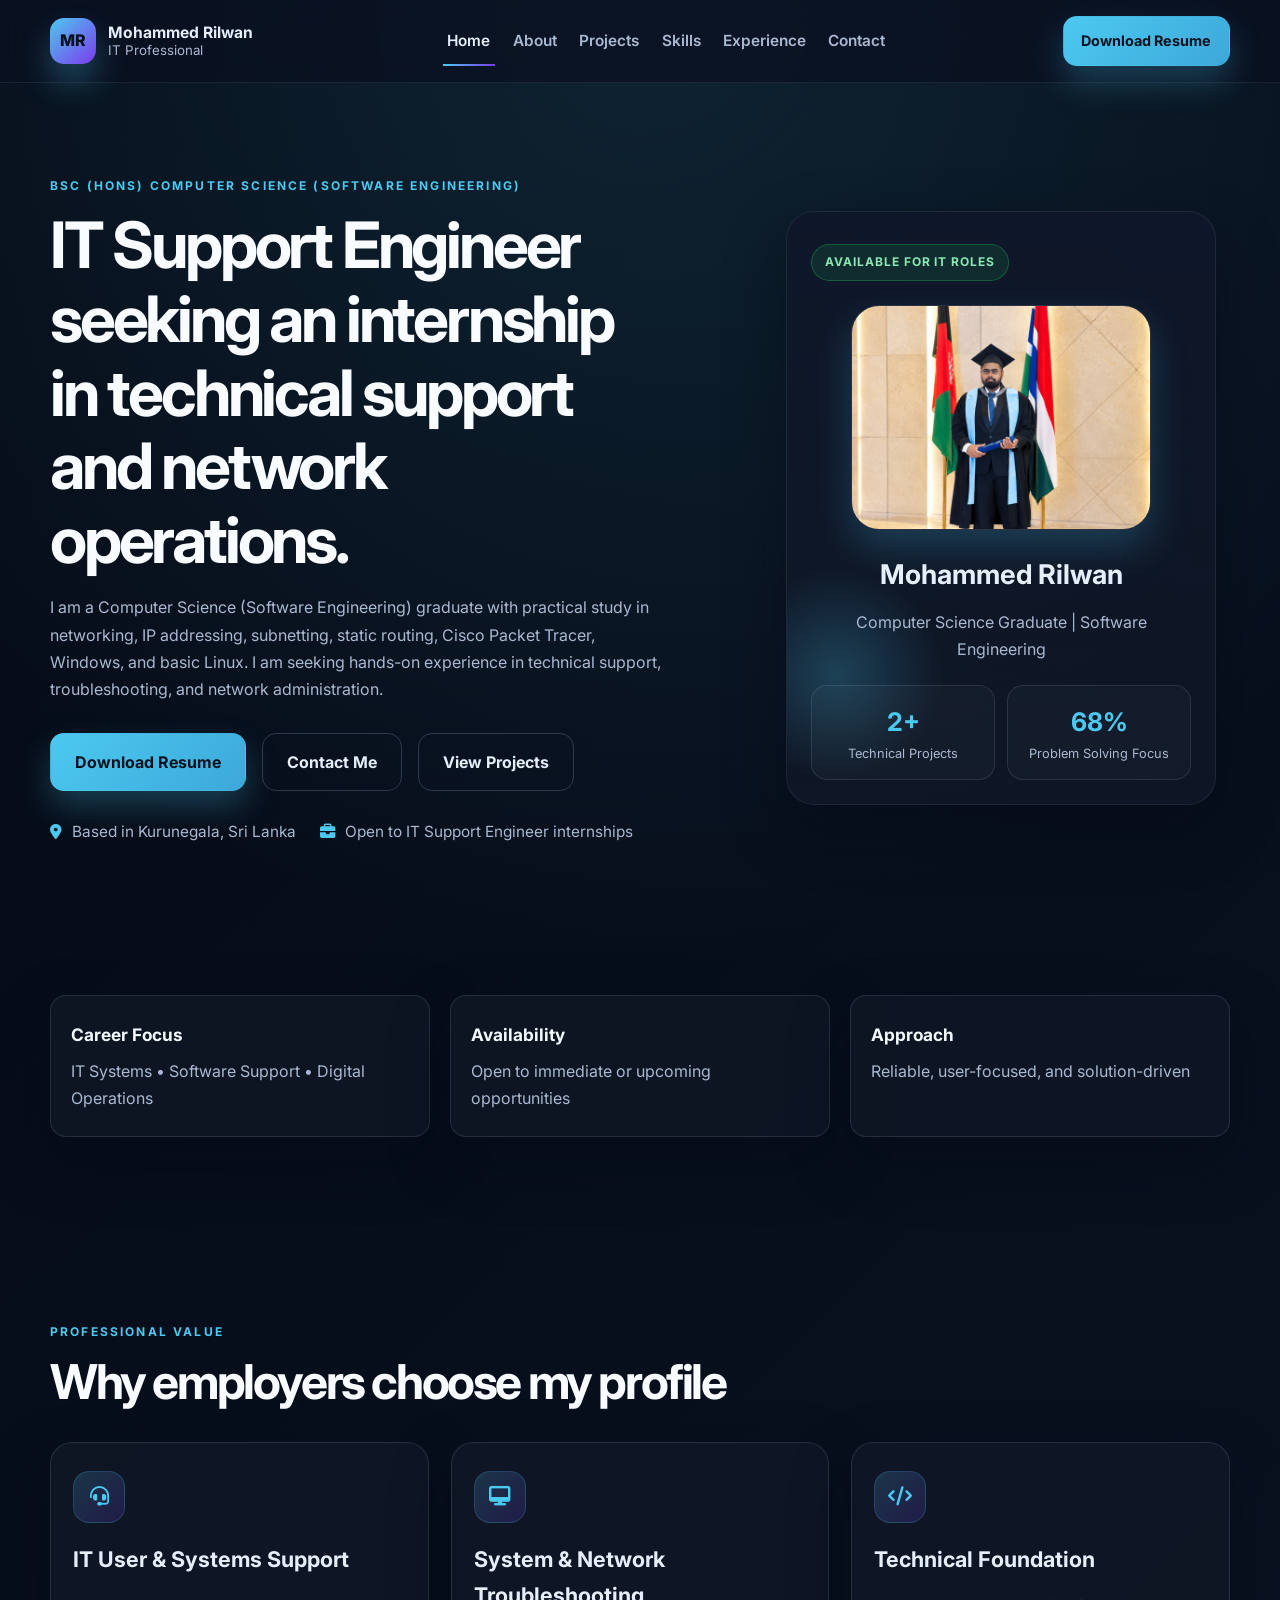
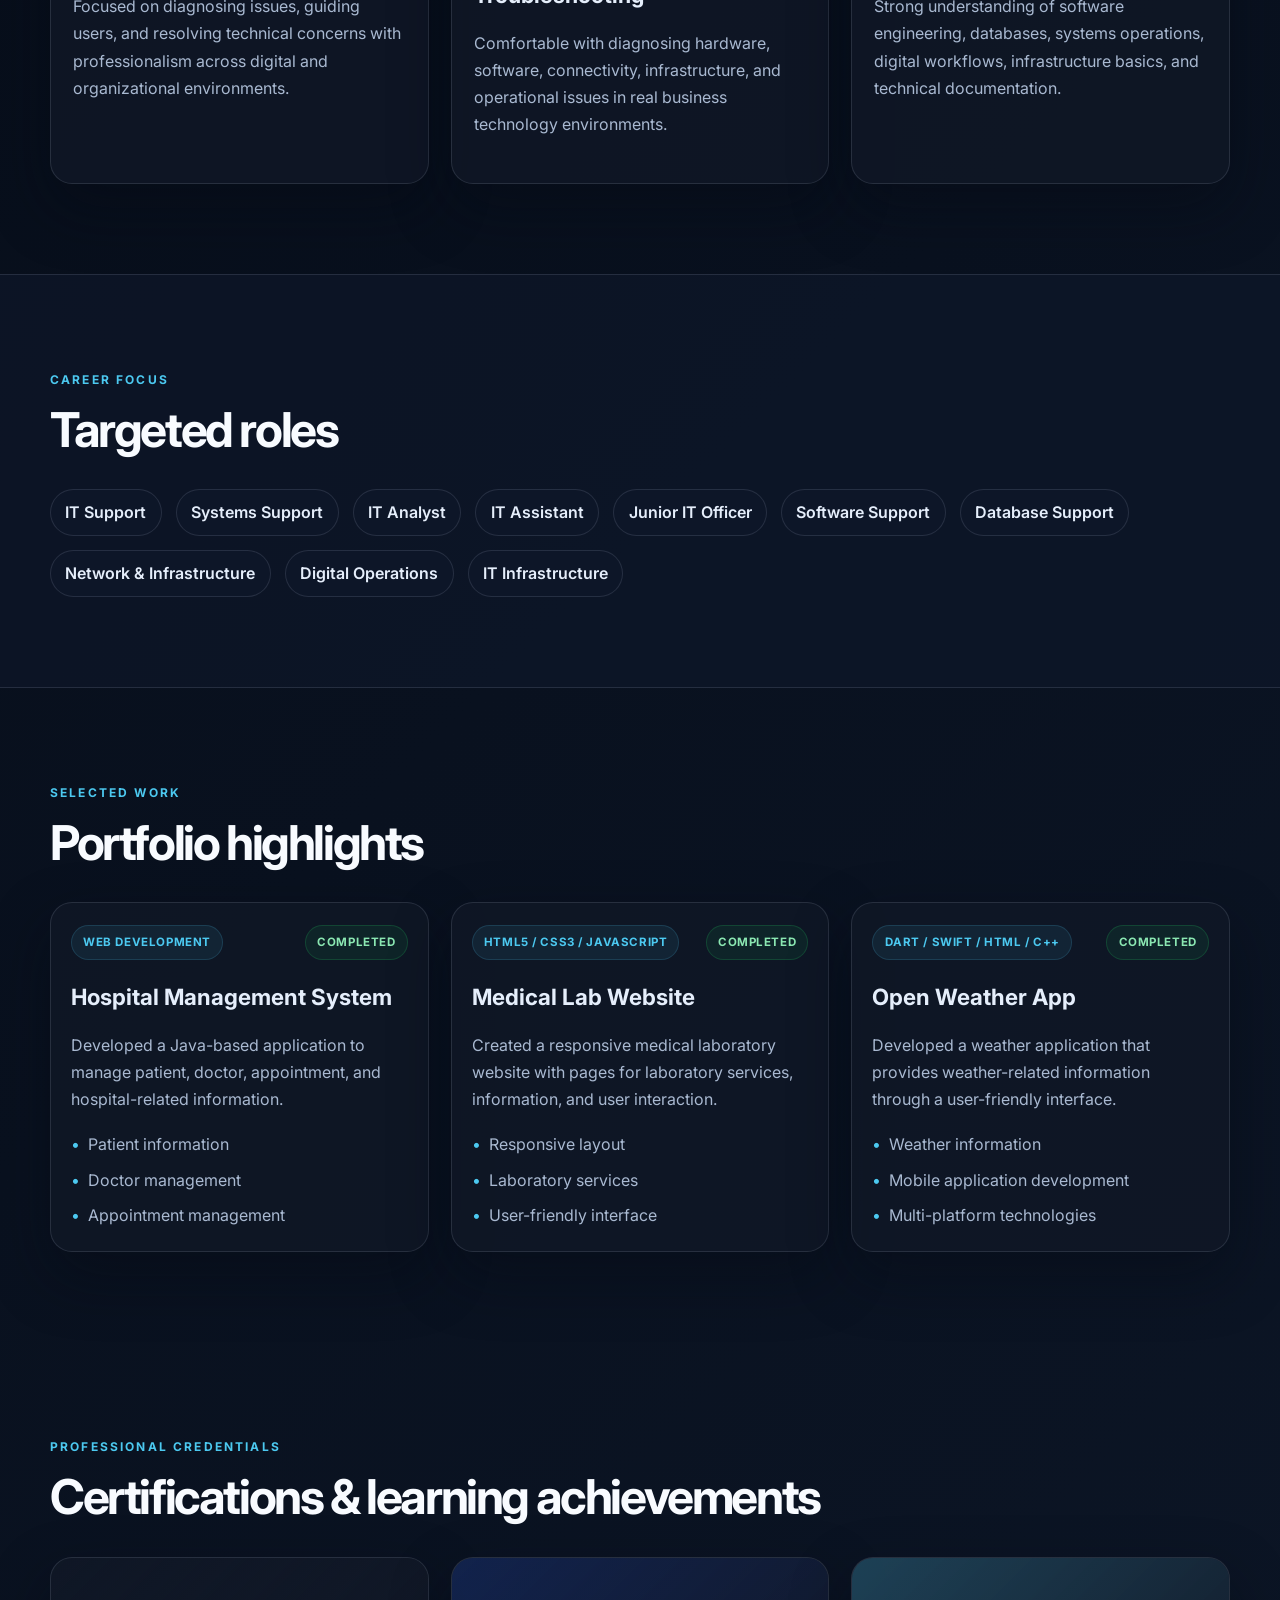
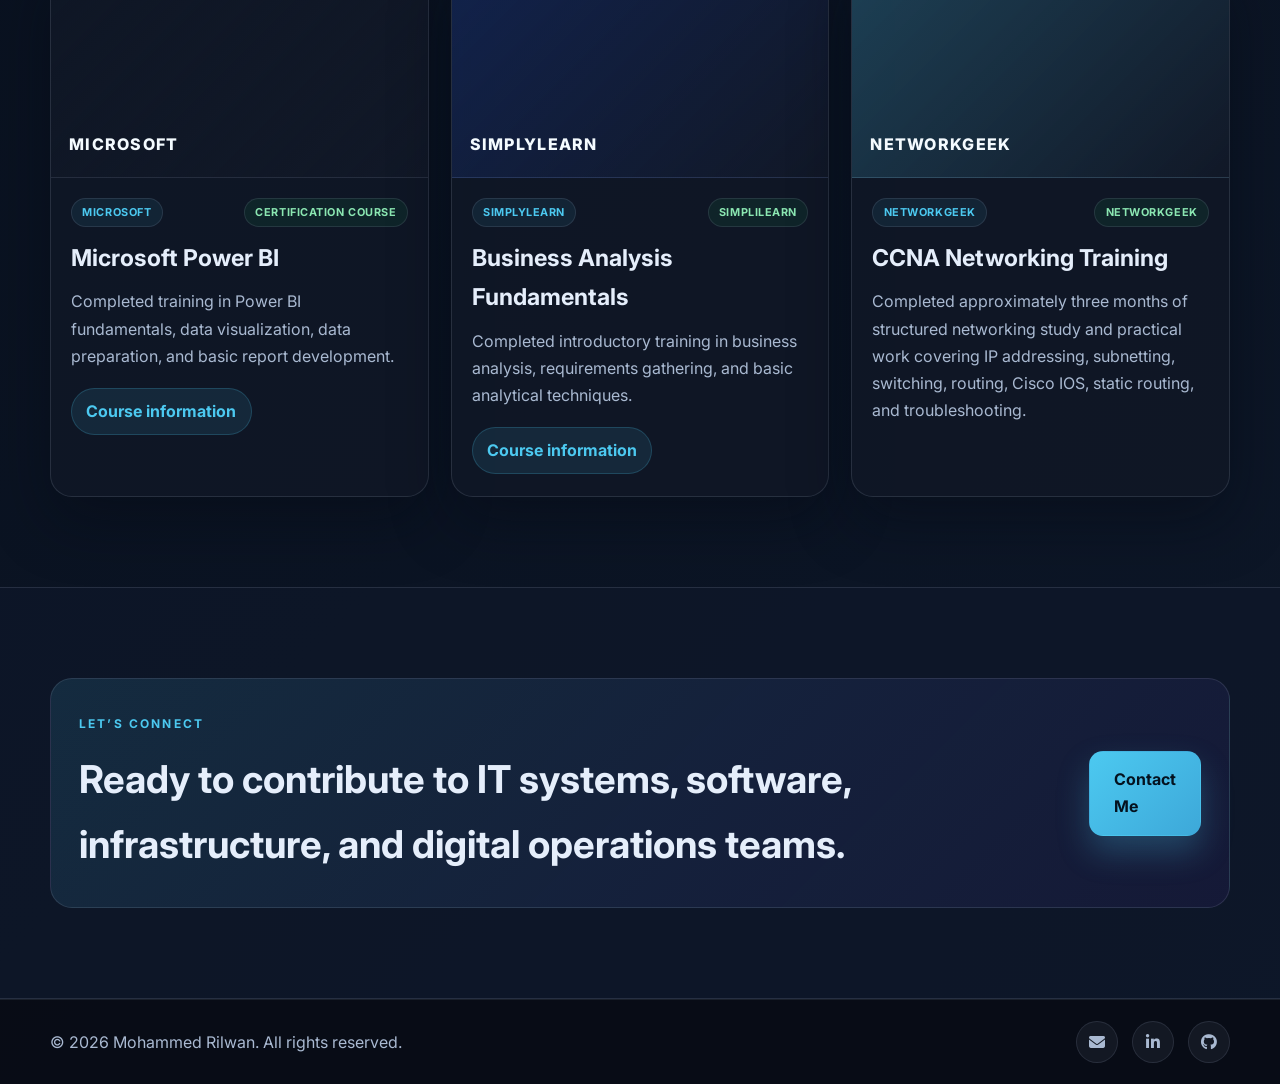
<file: index.html>
<!DOCTYPE html>
<html lang="en">
  <head>
    <meta charset="UTF-8" />
    <meta name="viewport" content="width=device-width, initial-scale=1.0" />
    <title>Mohammed Rilwan | IT Professional & Computer Science Graduate</title>
    <meta
      name="description"
      content="Mohammed Rilwan is a BSc (Hons) Computer Science graduate with a strong focus on software engineering, IT systems, networking, digital support, and modern technology operations."
    />
    <meta
      name="keywords"
      content="Mohammed Rilwan, IT Professional, Computer Science Graduate, IT Analyst, Systems Support, Software Engineering, IT Operations, Portfolio"
    />
    <link rel="preconnect" href="https://fonts.googleapis.com" />
    <link rel="preconnect" href="https://fonts.gstatic.com" crossorigin />
    <link
      href="https://fonts.googleapis.com/css2?family=Inter:wght@400;500;600;700;800;900&display=swap"
      rel="stylesheet"
    />
    <link
      rel="stylesheet"
      href="https://cdnjs.cloudflare.com/ajax/libs/font-awesome/6.5.2/css/all.min.css"
      crossorigin="anonymous"
      referrerpolicy="no-referrer"
    />
    <link rel="stylesheet" href="css/style.css" />
    <link rel="stylesheet" href="css/responsive.css" />
    <link rel="stylesheet" href="css/animations.css" />
  </head>
  <body>
    <div class="page-shell">
      <header class="site-header">
        <div class="container nav-wrap">
          <a href="index.html" class="brand" aria-label="Mohammed Rilwan home">
            <span class="brand-mark">MR</span>
            <span class="brand-text">
              <strong>Mohammed Rilwan</strong>
              <small>IT Professional</small>
            </span>
          </a>

          <button class="nav-toggle" aria-label="Open navigation" aria-expanded="false">
            <span></span>
            <span></span>
            <span></span>
          </button>

          <nav class="site-nav" aria-label="Main navigation">
            <a href="index.html" class="active">Home</a>
            <a href="about.html">About</a>
            <a href="projects.html">Projects</a>
            <a href="skills.html">Skills</a>
            <a href="experience.html">Experience</a>
            <a href="contact.html">Contact</a>
          </nav>

          <a class="btn btn-primary nav-cta" href="assets/documents/New%20Resume%20(2)%20(1).pdf" download>
            Download Resume
          </a>
        </div>
      </header>

      <main>
        <section class="hero section-padding">
          <div class="container hero-grid">
            <div class="hero-copy reveal">
              <p class="eyebrow">BSc (Hons) Computer Science (Software Engineering)</p>
              <h1>IT Support Engineer seeking an internship in technical support and network operations.</h1>
              <p class="lead">
                I am a Computer Science (Software Engineering) graduate with practical study in networking,
                IP addressing, subnetting, static routing, Cisco Packet Tracer, Windows, and basic Linux.
                I am seeking hands-on experience in technical support, troubleshooting, and network administration.
              </p>

              <div class="hero-actions">
                <a class="btn btn-primary" href="assets/documents/New%20Resume%20(2)%20(1).pdf" download>Download Resume</a>
                <a class="btn btn-secondary" href="contact.html">Contact Me</a>
                <a class="btn btn-secondary" href="projects.html">View Projects</a>
              </div>

              <ul class="hero-meta">
                <li><i class="fa-solid fa-location-dot"></i> Based in Kurunegala, Sri Lanka</li>
                <li><i class="fa-solid fa-briefcase"></i> Open to IT Support Engineer internships</li>
              </ul>
            </div>

            <div class="hero-visual reveal">
              <div class="profile-card">
                <div class="profile-glow"></div>
                <div class="profile-badge">Available for IT Roles</div>
                <div class="avatar-wrap">
                  <img src="assets/images/profile.jpeg" alt="Mohammed Rilwan portrait" class="profile-image" />
                </div>
                <div class="profile-summary">
                  <h3>Mohammed Rilwan</h3>
                  <p>Computer Science Graduate | Software Engineering </p>
                </div>
                <div class="pulse-stats">
                  <div>
                    <strong>2+</strong>
                    <span>Technical Projects</span>
                  </div>
                  <div>
                    <strong>68%</strong>
                    <span>Problem Solving Focus</span>
                  </div>
                </div>
              </div>
            </div>
          </div>
        </section>

        <section class="section-padding">
          <div class="container">
            <div class="stats-strip reveal">
              <div class="stat-card">
                <strong>Career Focus</strong>
                <span>IT Systems • Software Support • Digital Operations</span>
              </div>
              <div class="stat-card">
                <strong>Availability</strong>
                <span>Open to immediate or upcoming opportunities</span>
              </div>
              <div class="stat-card">
                <strong>Approach</strong>
                <span>Reliable, user-focused, and solution-driven</span>
              </div>
            </div>
          </div>
        </section>

        <section class="highlights section-padding">
          <div class="container">
            <div class="section-heading reveal">
              <p class="eyebrow">Professional Value</p>
              <h2>Why employers choose my profile</h2>
            </div>

            <div class="feature-grid">
              <article class="feature-card reveal">
                <div class="icon-badge"><i class="fa-solid fa-headset"></i></div>
                <h3>IT User & Systems Support</h3>
                <p>Focused on diagnosing issues, guiding users, and resolving technical concerns with professionalism across digital and organizational environments.</p>
              </article>

              <article class="feature-card reveal">
                <div class="icon-badge"><i class="fa-solid fa-desktop"></i></div>
                <h3>System & Network Troubleshooting</h3>
                <p>Comfortable with diagnosing hardware, software, connectivity, infrastructure, and operational issues in real business technology environments.</p>
              </article>

              <article class="feature-card reveal">
                <div class="icon-badge"><i class="fa-solid fa-code"></i></div>
                <h3>Technical Foundation</h3>
                <p>Strong understanding of software engineering, databases, systems operations, digital workflows, infrastructure basics, and technical documentation.</p>
              </article>
            </div>
          </div>
        </section>

        <section class="section-padding alt-bg">
          <div class="container">
            <div class="section-heading reveal">
              <p class="eyebrow">Career Focus</p>
              <h2>Targeted roles</h2>
            </div>

            <div class="pill-grid reveal">
              <span>IT Support</span>
              <span>Systems Support</span>
              <span>IT Analyst</span>
              <span>IT Assistant</span>
              <span>Junior IT Officer</span>
              <span>Software Support</span>
              <span>Database Support</span>
              <span>Network & Infrastructure</span>
              <span>Digital Operations</span>
              <span>IT Infrastructure</span>
            </div>
          </div>
        </section>

        <section class="section-padding">
          <div class="container">
            <div class="section-heading reveal">
              <p class="eyebrow">Selected Work</p>
              <h2>Portfolio highlights</h2>
            </div>

            <div class="project-grid home-projects">
              <article class="project-card reveal">
                <div class="card-top">
                  <span class="tag">Web Development</span>
                  <span class="status">Completed</span>
                </div>
                <h3>Hospital Management System</h3>
                <p>Developed a Java-based application to manage patient, doctor, appointment, and hospital-related information.</p>
                <ul>
                  <li>Patient information</li>
                  <li>Doctor management</li>
                  <li>Appointment management</li>
                </ul>
              </article>

              <article class="project-card reveal">
                <div class="card-top">
                  <span class="tag">HTML5 / CSS3 / JavaScript</span>
                  <span class="status">Completed</span>
                </div>
                <h3>Medical Lab Website</h3>
                <p>Created a responsive medical laboratory website with pages for laboratory services, information, and user interaction.</p>
                <ul>
                  <li>Responsive layout</li>
                  <li>Laboratory services</li>
                  <li>User-friendly interface</li>
                </ul>
              </article>

              <article class="project-card reveal">
                <div class="card-top">
                  <span class="tag">Dart / Swift / HTML / C++</span>
                  <span class="status">Completed</span>
                </div>
                <h3>Open Weather App</h3>
                <p>Developed a weather application that provides weather-related information through a user-friendly interface.</p>
                <ul>
                  <li>Weather information</li>
                  <li>Mobile application development</li>
                  <li>Multi-platform technologies</li>
                </ul>
              </article>
            </div>
          </div>
        </section>

        <section class="section-padding">
          <div class="container">
            <div class="section-heading reveal">
              <p class="eyebrow">Professional Credentials</p>
              <h2>Certifications & learning achievements</h2>
            </div>

            <div class="cert-grid">
              <article class="cert-card reveal">
                <div class="cert-thumb cert-powerbi">
                  <span>Microsoft</span>
                </div>
                <div class="cert-content">
                  <div class="cert-meta">
                    <span class="cert-provider">Microsoft</span>
                    <span class="cert-status">Certification Course</span>
                  </div>
                    <h3>Microsoft Power BI</h3>
                    <p>Completed training in Power BI fundamentals, data visualization, data preparation, and basic report development.</p>
                    <a href="https://learn.microsoft.com/en-us/training/courses/pl-300t00" target="_blank" rel="noreferrer" class="cert-link">Course information</a>
                </div>
              </article>

              <article class="cert-card reveal">
                <div class="cert-thumb cert-business-analysis">
                  <span>SimplyLearn</span>
                </div>
                <div class="cert-content">
                  <div class="cert-meta">
                    <span class="cert-provider">SimplyLearn</span>
                    <span class="cert-status">Simplilearn</span>
                  </div>
                  <h3>Business Analysis Fundamentals</h3>
                  <p>Completed introductory training in business analysis, requirements gathering, and basic analytical techniques.</p>
                  <a href="https://www.simplilearn.com/business-analyst-certification-training-course" target="_blank" rel="noreferrer" class="cert-link">Course information</a>
                </div>
              </article>

              <article class="cert-card reveal">
                <div class="cert-thumb cert-ccna">
                  <span>NetworkGeek</span>
                </div>
                <div class="cert-content">
                  <div class="cert-meta">
                    <span class="cert-provider">NetworkGeek</span>
                    <span class="cert-status">NetworkGeek</span>
                  </div>
                  <h3>CCNA Networking Training</h3>
                  <p>Completed approximately three months of structured networking study and practical work covering IP addressing, subnetting, switching, routing, Cisco IOS, static routing, and troubleshooting.</p>
                </div>
              </article>
            </div>
          </div>
        </section>

        <section class="section-padding alt-bg">
          <div class="container cta-banner reveal">
            <div>
              <p class="eyebrow">Let’s connect</p>
              <h2>Ready to contribute to IT systems, software, infrastructure, and digital operations teams.</h2>
            </div>
            <a href="contact.html" class="btn btn-primary">Contact Me</a>
          </div>
        </section>
      </main>

      <footer class="site-footer">
        <div class="container footer-wrap">
          <p>© <span id="year"></span> Mohammed Rilwan. All rights reserved.</p>
          <div class="social-links">
            <a href="mailto:rilwanahamed873@gmail.com" aria-label="Email"><i class="fa-solid fa-envelope"></i></a>
            <a href="https://www.linkedin.com/in/mohamed-rilwan-5bb47534a" target="_blank" rel="noreferrer" aria-label="LinkedIn"><i class="fa-brands fa-linkedin-in"></i></a>
            <a href="https://github.com/rilwan000/rilwan000" target="_blank" rel="noreferrer" aria-label="GitHub"><i class="fa-brands fa-github"></i></a>
          </div>
        </div>
      </footer>
    </div>

    <script src="js/main.js"></script>
    <script src="js/navigation.js"></script>
    <script src="js/animations.js"></script>
  </body>
</html>
</file>
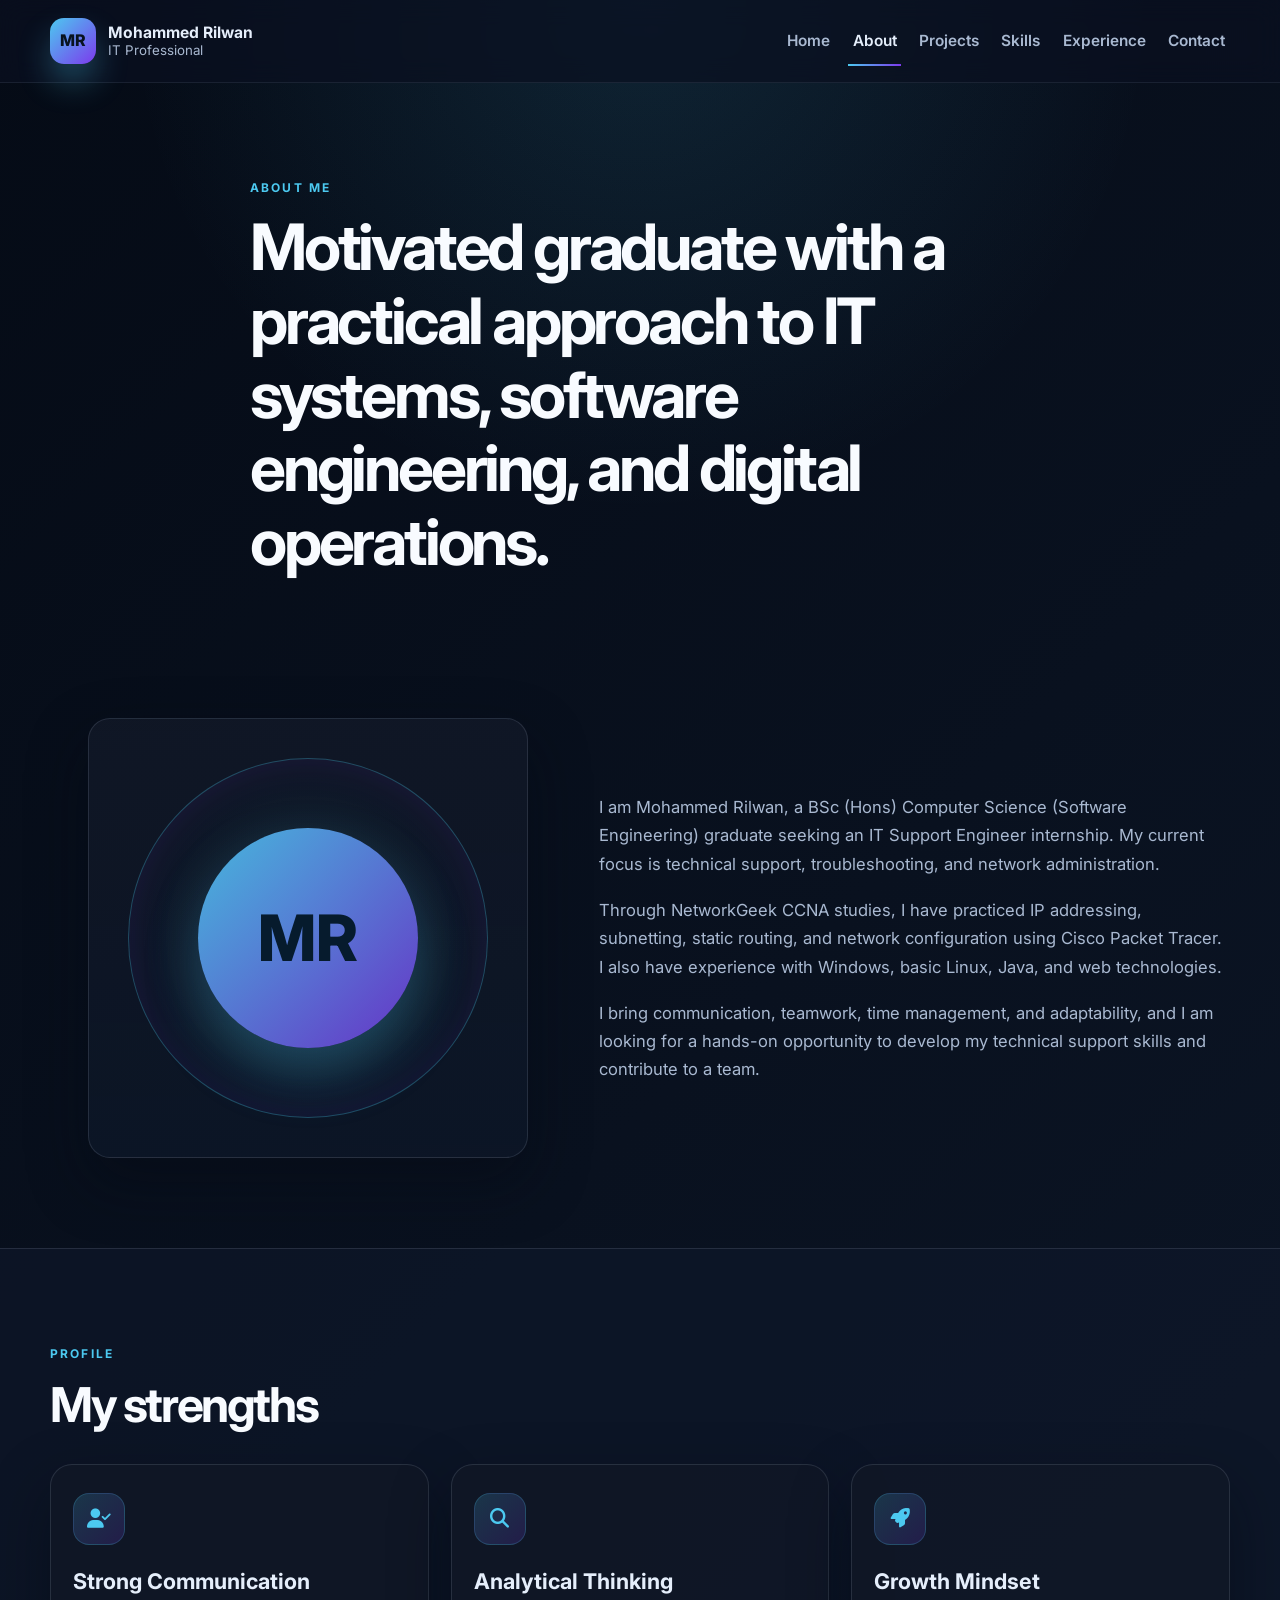
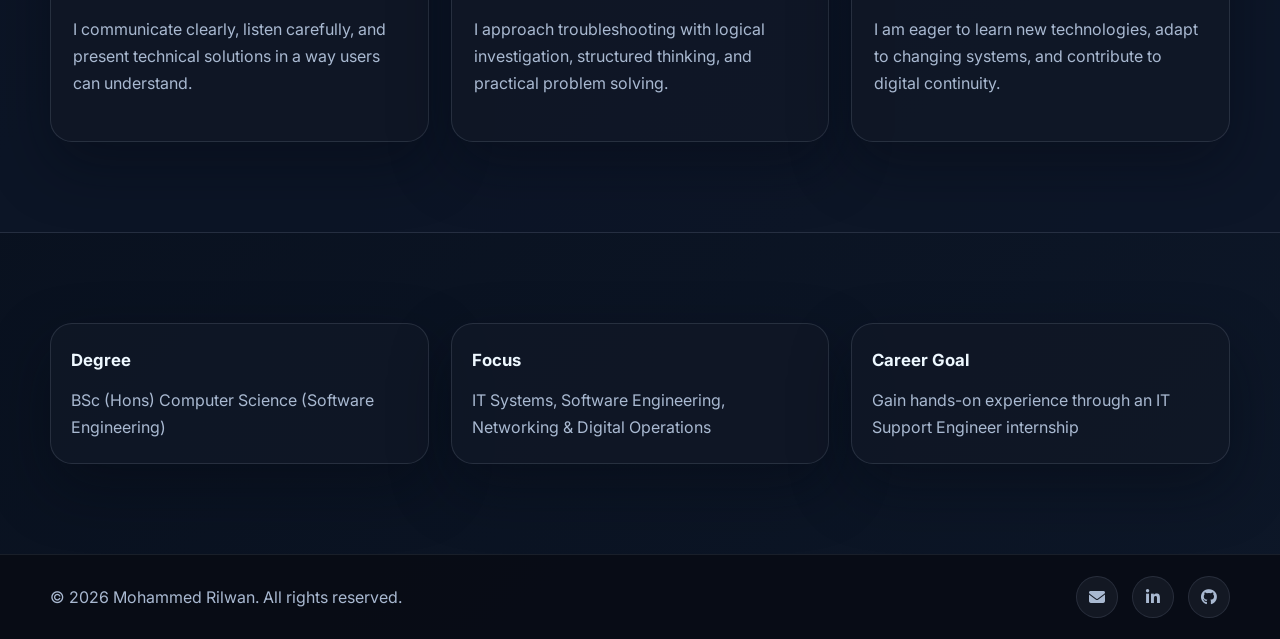
<file: about.html>
<!DOCTYPE html>
<html lang="en">
  <head>
    <meta charset="UTF-8" />
    <meta name="viewport" content="width=device-width, initial-scale=1.0" />
    <title>About | Mohammed Rilwan</title>
    <meta
      name="description"
      content="Learn more about Mohammed Rilwan, a BSc (Hons) Computer Science graduate with a focus on software engineering and IT support."
    />
    <link rel="preconnect" href="https://fonts.googleapis.com" />
    <link rel="preconnect" href="https://fonts.gstatic.com" crossorigin />
    <link
      href="https://fonts.googleapis.com/css2?family=Inter:wght@400;500;600;700;800;900&display=swap"
      rel="stylesheet"
    />
    <link
      rel="stylesheet"
      href="https://cdnjs.cloudflare.com/ajax/libs/font-awesome/6.5.2/css/all.min.css"
      crossorigin="anonymous"
      referrerpolicy="no-referrer"
    />
    <link rel="stylesheet" href="css/style.css" />
    <link rel="stylesheet" href="css/responsive.css" />
    <link rel="stylesheet" href="css/animations.css" />
  </head>
  <body>
    <header class="site-header">
      <div class="container nav-wrap">
        <a href="index.html" class="brand" aria-label="Mohammed Rilwan home">
          <span class="brand-mark">MR</span>
          <span class="brand-text">
            <strong>Mohammed Rilwan</strong>
            <small>IT Professional</small>
          </span>
        </a>

        <button class="nav-toggle" aria-label="Open navigation" aria-expanded="false">
          <span></span>
          <span></span>
          <span></span>
        </button>

        <nav class="site-nav" aria-label="Main navigation">
          <a href="index.html">Home</a>
          <a href="about.html" class="active">About</a>
          <a href="projects.html">Projects</a>
          <a href="skills.html">Skills</a>
          <a href="experience.html">Experience</a>
          <a href="contact.html">Contact</a>
        </nav>
      </div>
    </header>

    <main>
      <section class="page-hero section-padding">
        <div class="container small-container reveal">
          <p class="eyebrow">About Me</p>
          <h1>Motivated graduate with a practical approach to IT systems, software engineering, and digital operations.</h1>
        </div>
      </section>

      <section class="section-padding">
        <div class="container split-layout">
          <div class="about-visual reveal">
            <div class="portrait-card">
              <div class="portrait-ring"></div>
              <div class="portrait-core">
                <span>MR</span>
              </div>
            </div>
          </div>

          <div class="about-content reveal">
            <p>
              I am Mohammed Rilwan, a BSc (Hons) Computer Science (Software Engineering) graduate seeking an
              IT Support Engineer internship. My current focus is technical support, troubleshooting, and
              network administration.
            </p>
            <p>
              Through NetworkGeek CCNA studies, I have practiced IP addressing, subnetting, static routing,
              and network configuration using Cisco Packet Tracer. I also have experience with Windows,
              basic Linux, Java, and web technologies.
            </p>
            <p>
              I bring communication, teamwork, time management, and adaptability, and I am looking for a
              hands-on opportunity to develop my technical support skills and contribute to a team.
            </p>
          </div>
        </div>
      </section>

      <section class="section-padding alt-bg">
        <div class="container">
          <div class="section-heading reveal">
            <p class="eyebrow">Profile</p>
            <h2>My strengths</h2>
          </div>

          <div class="feature-grid">
            <article class="feature-card reveal">
              <div class="icon-badge"><i class="fa-solid fa-user-check"></i></div>
              <h3>Strong Communication</h3>
              <p>I communicate clearly, listen carefully, and present technical solutions in a way users can understand.</p>
            </article>

            <article class="feature-card reveal">
              <div class="icon-badge"><i class="fa-solid fa-magnifying-glass"></i></div>
              <h3>Analytical Thinking</h3>
              <p>I approach troubleshooting with logical investigation, structured thinking, and practical problem solving.</p>
            </article>

            <article class="feature-card reveal">
              <div class="icon-badge"><i class="fa-solid fa-rocket"></i></div>
              <h3>Growth Mindset</h3>
              <p>I am eager to learn new technologies, adapt to changing systems, and contribute to digital continuity.</p>
            </article>
          </div>
        </div>
      </section>

      <section class="section-padding">
        <div class="container mini-grid">
          <div class="mini-card reveal">
            <strong>Degree</strong>
            <span>BSc (Hons) Computer Science (Software Engineering)</span>
          </div>
          <div class="mini-card reveal">
            <strong>Focus</strong>
            <span>IT Systems, Software Engineering, Networking & Digital Operations</span>
          </div>
          <div class="mini-card reveal">
            <strong>Career Goal</strong>
            <span>Gain hands-on experience through an IT Support Engineer internship</span>
          </div>
        </div>
      </section>
    </main>

    <footer class="site-footer">
      <div class="container footer-wrap">
        <p>© <span id="year"></span> Mohammed Rilwan. All rights reserved.</p>
        <div class="social-links">
          <a href="mailto:rilwanahamed873@gmail.com" aria-label="Email"><i class="fa-solid fa-envelope"></i></a>
          <a href="https://www.linkedin.com/in/mohamed-rilwan-5bb47534a" target="_blank" rel="noreferrer" aria-label="LinkedIn"><i class="fa-brands fa-linkedin-in"></i></a>
          <a href="https://github.com/rilwan000/rilwan000" target="_blank" rel="noreferrer" aria-label="GitHub"><i class="fa-brands fa-github"></i></a>
        </div>
      </div>
    </footer>

    <script src="js/main.js"></script>
    <script src="js/navigation.js"></script>
    <script src="js/animations.js"></script>
  </body>
</html>
</file>
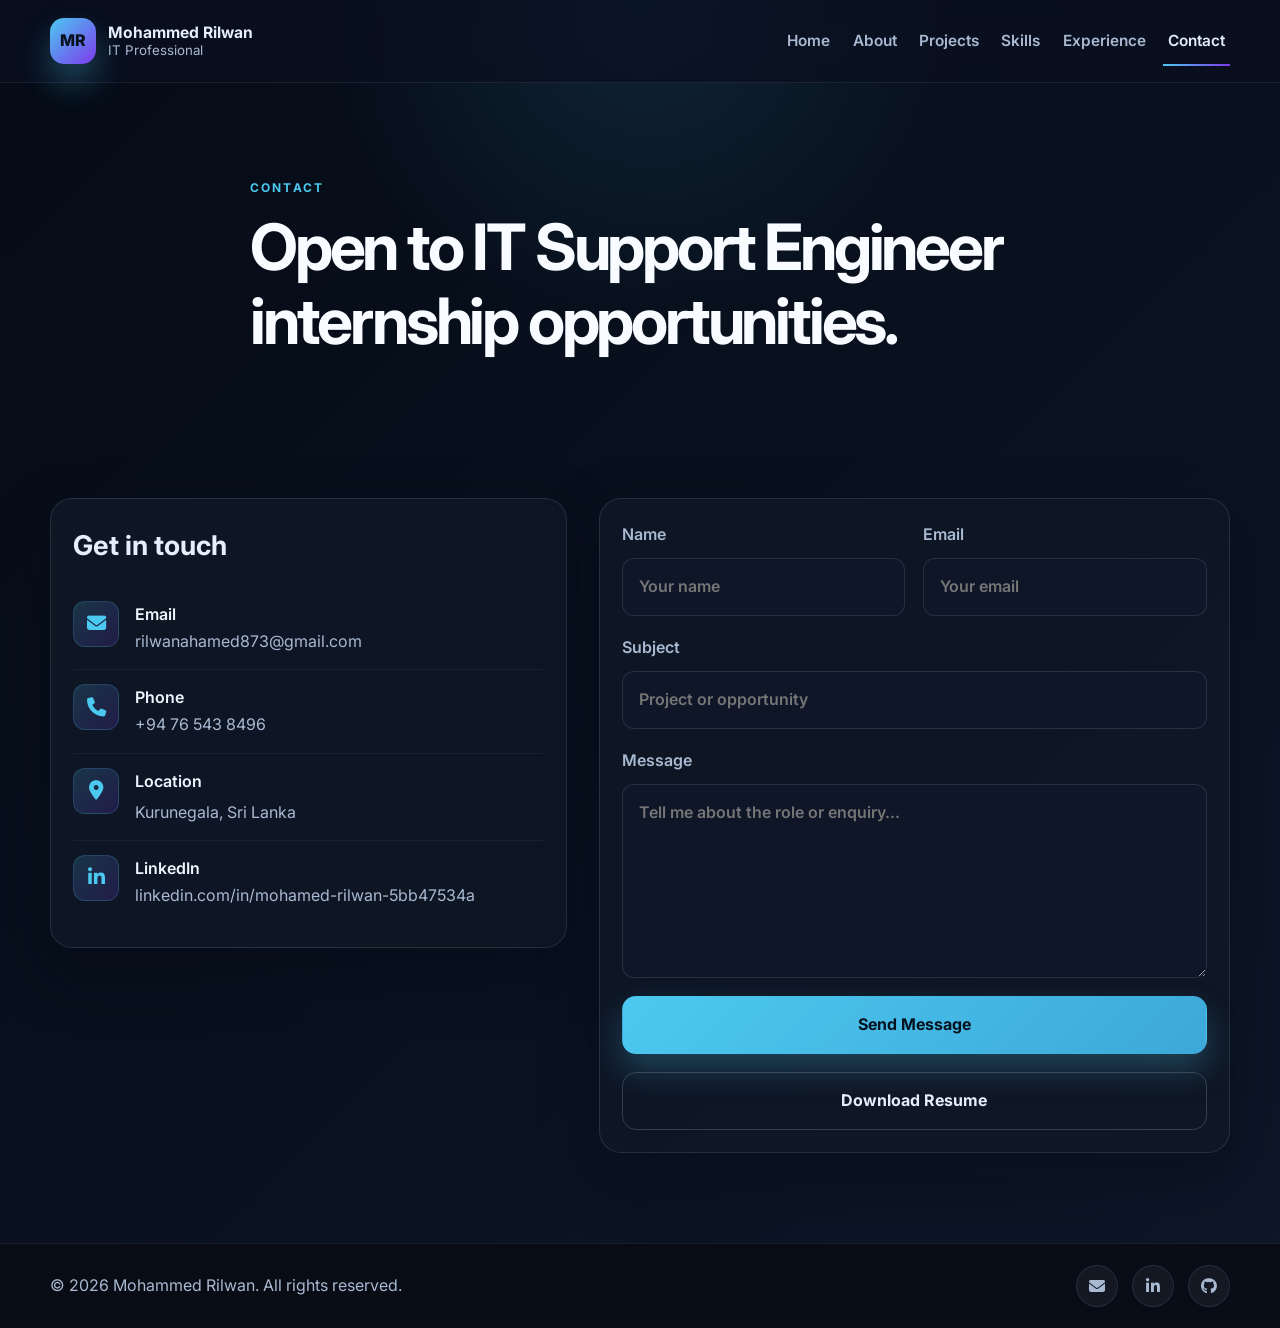
<file: contact.html>
<!DOCTYPE html>
<html lang="en">
  <head>
    <meta charset="UTF-8" />
    <meta name="viewport" content="width=device-width, initial-scale=1.0" />
    <title>Contact | Mohammed Rilwan</title>
    <meta
      name="description"
      content="Contact Mohammed Rilwan for IT support, help desk, technical support, or entry-level IT opportunities."
    />
    <link rel="preconnect" href="https://fonts.googleapis.com" />
    <link rel="preconnect" href="https://fonts.gstatic.com" crossorigin />
    <link
      href="https://fonts.googleapis.com/css2?family=Inter:wght@400;500;600;700;800;900&display=swap"
      rel="stylesheet"
    />
    <link
      rel="stylesheet"
      href="https://cdnjs.cloudflare.com/ajax/libs/font-awesome/6.5.2/css/all.min.css"
      crossorigin="anonymous"
      referrerpolicy="no-referrer"
    />
    <link rel="stylesheet" href="css/style.css" />
    <link rel="stylesheet" href="css/responsive.css" />
    <link rel="stylesheet" href="css/animations.css" />
  </head>
  <body>
    <header class="site-header">
      <div class="container nav-wrap">
        <a href="index.html" class="brand" aria-label="Mohammed Rilwan home">
          <span class="brand-mark">MR</span>
          <span class="brand-text">
            <strong>Mohammed Rilwan</strong>
            <small>IT Professional</small>
          </span>
        </a>

        <button class="nav-toggle" aria-label="Open navigation" aria-expanded="false">
          <span></span>
          <span></span>
          <span></span>
        </button>

        <nav class="site-nav" aria-label="Main navigation">
          <a href="index.html">Home</a>
          <a href="about.html">About</a>
          <a href="projects.html">Projects</a>
          <a href="skills.html">Skills</a>
          <a href="experience.html">Experience</a>
          <a href="contact.html" class="active">Contact</a>
        </nav>
      </div>
    </header>

    <main>
      <section class="page-hero section-padding">
        <div class="container small-container reveal">
          <p class="eyebrow">Contact</p>
          <h1>Open to IT Support Engineer internship opportunities.</h1>
        </div>
      </section>

      <section class="section-padding">
        <div class="container contact-layout">
          <div class="contact-details reveal">
            <h3>Get in touch</h3>
            <div class="contact-item">
              <div class="icon-badge"><i class="fa-solid fa-envelope"></i></div>
              <div>
                <span>Email</span>
                <a href="mailto:rilwanahamed873@gmail.com">rilwanahamed873@gmail.com</a>
              </div>
            </div>
            <div class="contact-item">
              <div class="icon-badge"><i class="fa-solid fa-phone"></i></div>
              <div>
                <span>Phone</span>
                <a href="tel:+94765438496">+94 76 543 8496</a>
              </div>
            </div>
            <div class="contact-item">
              <div class="icon-badge"><i class="fa-solid fa-location-dot"></i></div>
              <div>
                <span>Location</span>
                <p>Kurunegala, Sri Lanka</p>
              </div>
            </div>
            <div class="contact-item">
              <div class="icon-badge"><i class="fa-brands fa-linkedin-in"></i></div>
              <div>
                <span>LinkedIn</span>
                <a href="https://www.linkedin.com/in/mohamed-rilwan-5bb47534a" target="_blank" rel="noreferrer">linkedin.com/in/mohamed-rilwan-5bb47534a</a>
              </div>
            </div>
          </div>

          <div class="contact-form-wrap reveal">
            <form class="contact-form" id="contactForm">
              <div class="field-row">
                <label>
                  <span>Name</span>
                  <input type="text" name="name" placeholder="Your name" required />
                </label>
                <label>
                  <span>Email</span>
                  <input type="email" name="email" placeholder="Your email" required />
                </label>
              </div>

              <label>
                <span>Subject</span>
                <input type="text" name="subject" placeholder="Project or opportunity" required />
              </label>

              <label>
                <span>Message</span>
                <textarea name="message" rows="6" placeholder="Tell me about the role or enquiry..." required></textarea>
              </label>

              <button type="submit" class="btn btn-primary">Send Message</button>
              <a class="btn btn-secondary" href="assets/documents/New%20Resume%20(2)%20(1).pdf" download>
                Download Resume
              </a>
            </form>
          </div>
        </div>
      </section>
    </main>

    <footer class="site-footer">
      <div class="container footer-wrap">
        <p>© <span id="year"></span> Mohammed Rilwan. All rights reserved.</p>
        <div class="social-links">
          <a href="mailto:rilwanahamed873@gmail.com" aria-label="Email"><i class="fa-solid fa-envelope"></i></a>
          <a href="https://www.linkedin.com/in/mohamed-rilwan-5bb47534a" target="_blank" rel="noreferrer" aria-label="LinkedIn"><i class="fa-brands fa-linkedin-in"></i></a>
          <a href="https://github.com/rilwan000/rilwan000" target="_blank" rel="noreferrer" aria-label="GitHub"><i class="fa-brands fa-github"></i></a>
        </div>
      </div>
    </footer>

    <script src="js/main.js"></script>
    <script src="js/navigation.js"></script>
    <script src="js/contact.js"></script>
    <script src="js/animations.js"></script>
  </body>
</html>
</file>
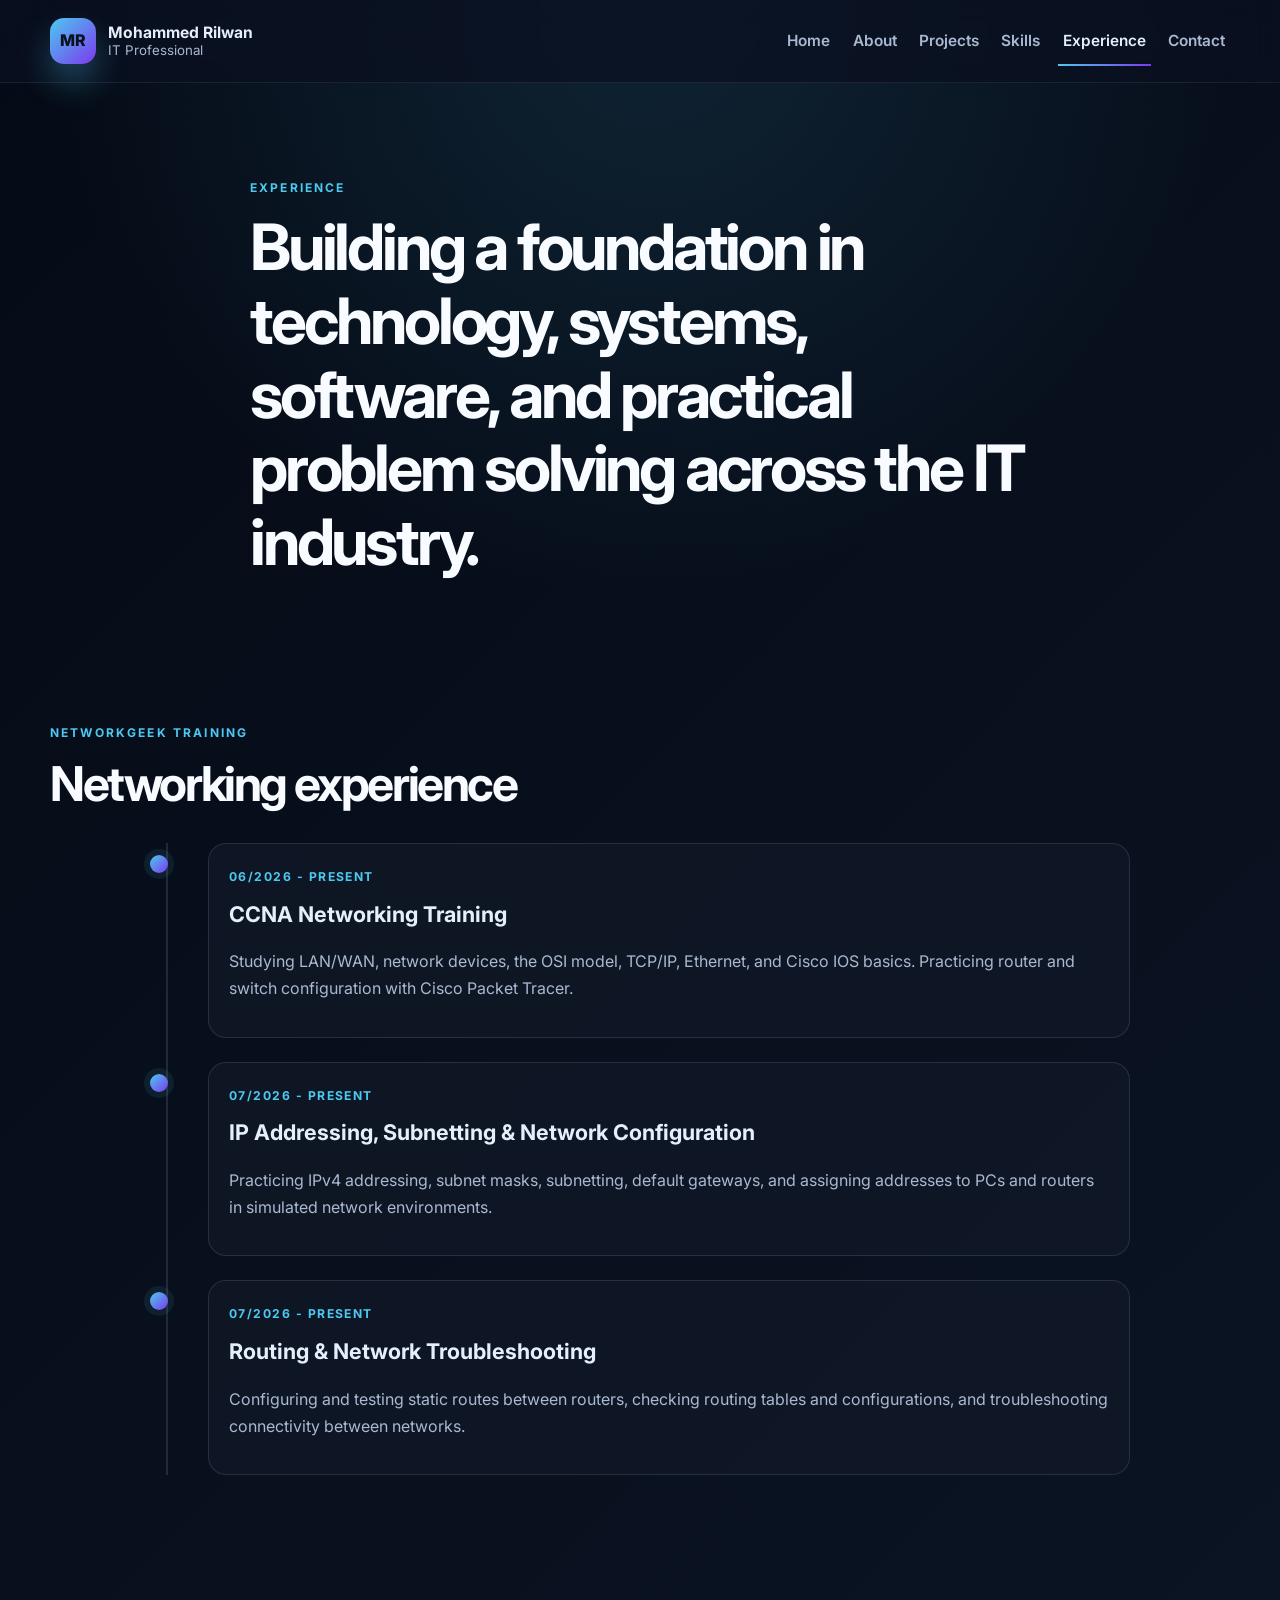
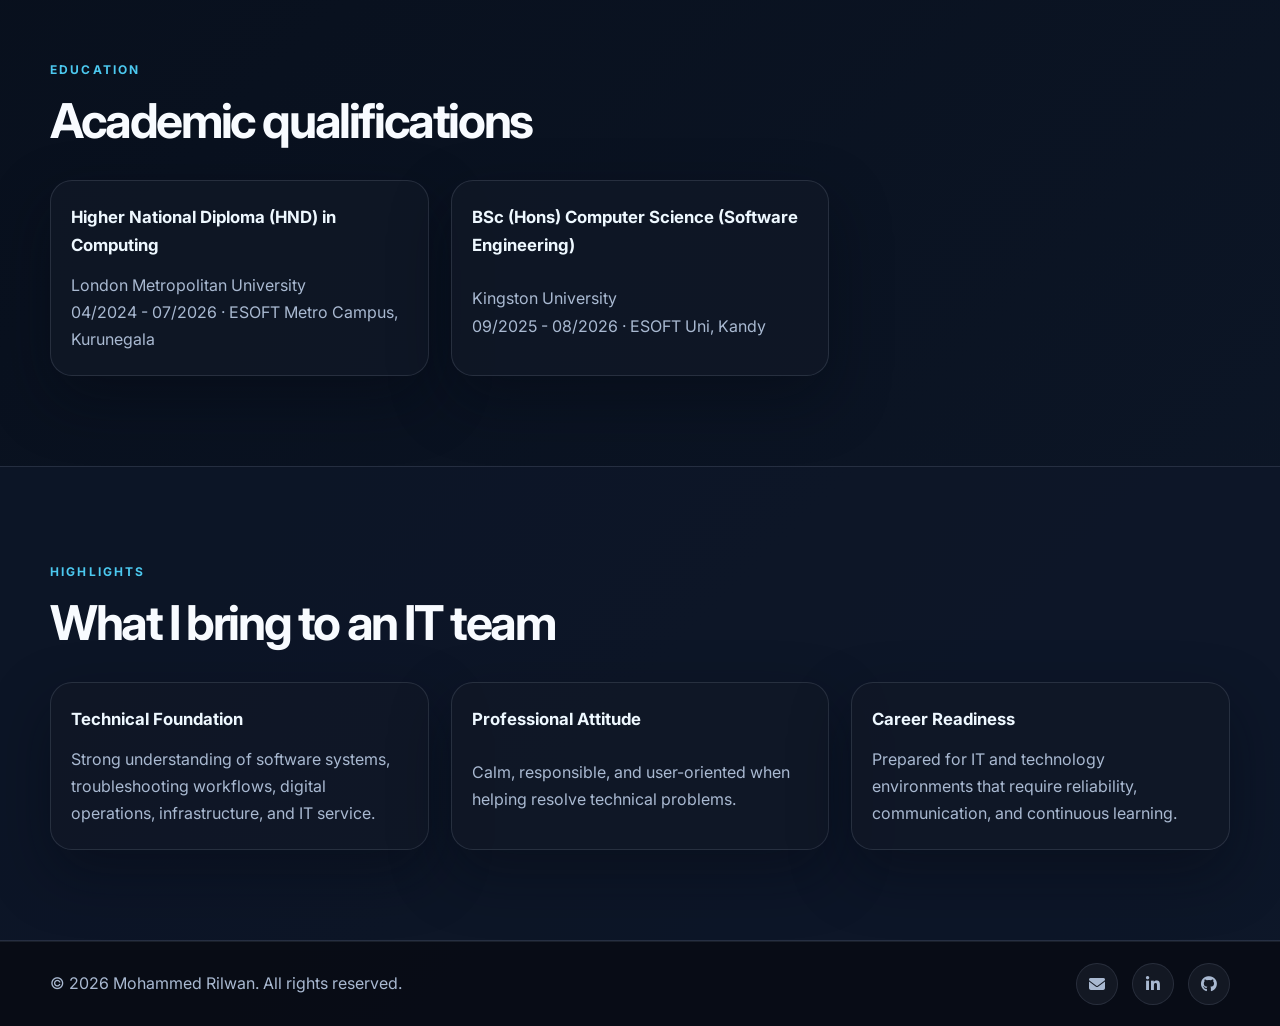
<file: experience.html>
<!DOCTYPE html>
<html lang="en">
  <head>
    <meta charset="UTF-8" />
    <meta name="viewport" content="width=device-width, initial-scale=1.0" />
    <title>Experience | Mohammed Rilwan</title>
    <meta
      name="description"
      content="Explore Mohammed Rilwan's background in computer science, technical projects, and IT-focused experience."
    />
    <link rel="preconnect" href="https://fonts.googleapis.com" />
    <link rel="preconnect" href="https://fonts.gstatic.com" crossorigin />
    <link
      href="https://fonts.googleapis.com/css2?family=Inter:wght@400;500;600;700;800;900&display=swap"
      rel="stylesheet"
    />
    <link
      rel="stylesheet"
      href="https://cdnjs.cloudflare.com/ajax/libs/font-awesome/6.5.2/css/all.min.css"
      crossorigin="anonymous"
      referrerpolicy="no-referrer"
    />
    <link rel="stylesheet" href="css/style.css" />
    <link rel="stylesheet" href="css/responsive.css" />
    <link rel="stylesheet" href="css/animations.css" />
  </head>
  <body>
    <header class="site-header">
      <div class="container nav-wrap">
        <a href="index.html" class="brand" aria-label="Mohammed Rilwan home">
          <span class="brand-mark">MR</span>
          <span class="brand-text">
            <strong>Mohammed Rilwan</strong>
            <small>IT Professional</small>
          </span>
        </a>

        <button class="nav-toggle" aria-label="Open navigation" aria-expanded="false">
          <span></span>
          <span></span>
          <span></span>
        </button>

        <nav class="site-nav" aria-label="Main navigation">
          <a href="index.html">Home</a>
          <a href="about.html">About</a>
          <a href="projects.html">Projects</a>
          <a href="skills.html">Skills</a>
          <a href="experience.html" class="active">Experience</a>
          <a href="contact.html">Contact</a>
        </nav>
      </div>
    </header>

    <main>
      <section class="page-hero section-padding">
        <div class="container small-container reveal">
          <p class="eyebrow">Experience</p>
          <h1>Building a foundation in technology, systems, software, and practical problem solving across the IT industry.</h1>
        </div>
      </section>

      <section class="section-padding">
        <div class="container">
          <div class="section-heading reveal">
            <p class="eyebrow">NetworkGeek Training</p>
            <h2>Networking experience</h2>
          </div>
          <div class="timeline-wrap">
            <div class="timeline reveal">
            <article class="timeline-item">
              <div class="timeline-dot"></div>
              <div class="timeline-content">
                <span class="timeline-date">06/2026 - Present</span>
                <h3>CCNA Networking Training</h3>
                <p>Studying LAN/WAN, network devices, the OSI model, TCP/IP, Ethernet, and Cisco IOS basics. Practicing router and switch configuration with Cisco Packet Tracer.</p>
              </div>
            </article>

            <article class="timeline-item">
              <div class="timeline-dot"></div>
              <div class="timeline-content">
                <span class="timeline-date">07/2026 - Present</span>
                <h3>IP Addressing, Subnetting & Network Configuration</h3>
                <p>Practicing IPv4 addressing, subnet masks, subnetting, default gateways, and assigning addresses to PCs and routers in simulated network environments.</p>
              </div>
            </article>

            <article class="timeline-item">
              <div class="timeline-dot"></div>
              <div class="timeline-content">
                <span class="timeline-date">07/2026 - Present</span>
                <h3>Routing & Network Troubleshooting</h3>
                <p>Configuring and testing static routes between routers, checking routing tables and configurations, and troubleshooting connectivity between networks.</p>
              </div>
            </article>
            </div>
          </div>
        </div>
      </section>

      <section class="section-padding">
        <div class="container">
          <div class="section-heading reveal">
            <p class="eyebrow">Education</p>
            <h2>Academic qualifications</h2>
          </div>
          <div class="mini-grid">
            <div class="mini-card reveal">
              <strong>Higher National Diploma (HND) in Computing</strong>
              <span>London Metropolitan University<br />04/2024 - 07/2026 · ESOFT Metro Campus, Kurunegala</span>
            </div>
            <div class="mini-card reveal">
              <strong>BSc (Hons) Computer Science (Software Engineering)</strong>
              <span>Kingston University<br />09/2025 - 08/2026 · ESOFT Uni, Kandy</span>
            </div>
          </div>
        </div>
      </section>

      <section class="section-padding alt-bg">
        <div class="container">
          <div class="section-heading reveal">
            <p class="eyebrow">Highlights</p>
            <h2>What I bring to an IT team</h2>
          </div>

          <div class="mini-grid">
            <div class="mini-card reveal">
              <strong>Technical Foundation</strong>
              <span>Strong understanding of software systems, troubleshooting workflows, digital operations, infrastructure, and IT service.</span>
            </div>
            <div class="mini-card reveal">
              <strong>Professional Attitude</strong>
              <span>Calm, responsible, and user-oriented when helping resolve technical problems.</span>
            </div>
            <div class="mini-card reveal">
              <strong>Career Readiness</strong>
              <span>Prepared for IT and technology environments that require reliability, communication, and continuous learning.</span>
            </div>
          </div>
        </div>
      </section>
    </main>

    <footer class="site-footer">
      <div class="container footer-wrap">
        <p>© <span id="year"></span> Mohammed Rilwan. All rights reserved.</p>
        <div class="social-links">
          <a href="mailto:rilwanahamed873@gmail.com" aria-label="Email"><i class="fa-solid fa-envelope"></i></a>
          <a href="https://www.linkedin.com/in/mohamed-rilwan-5bb47534a" target="_blank" rel="noreferrer" aria-label="LinkedIn"><i class="fa-brands fa-linkedin-in"></i></a>
          <a href="https://github.com/rilwan000/rilwan000" target="_blank" rel="noreferrer" aria-label="GitHub"><i class="fa-brands fa-github"></i></a>
        </div>
      </div>
    </footer>

    <script src="js/main.js"></script>
    <script src="js/navigation.js"></script>
    <script src="js/animations.js"></script>
  </body>
</html>
</file>
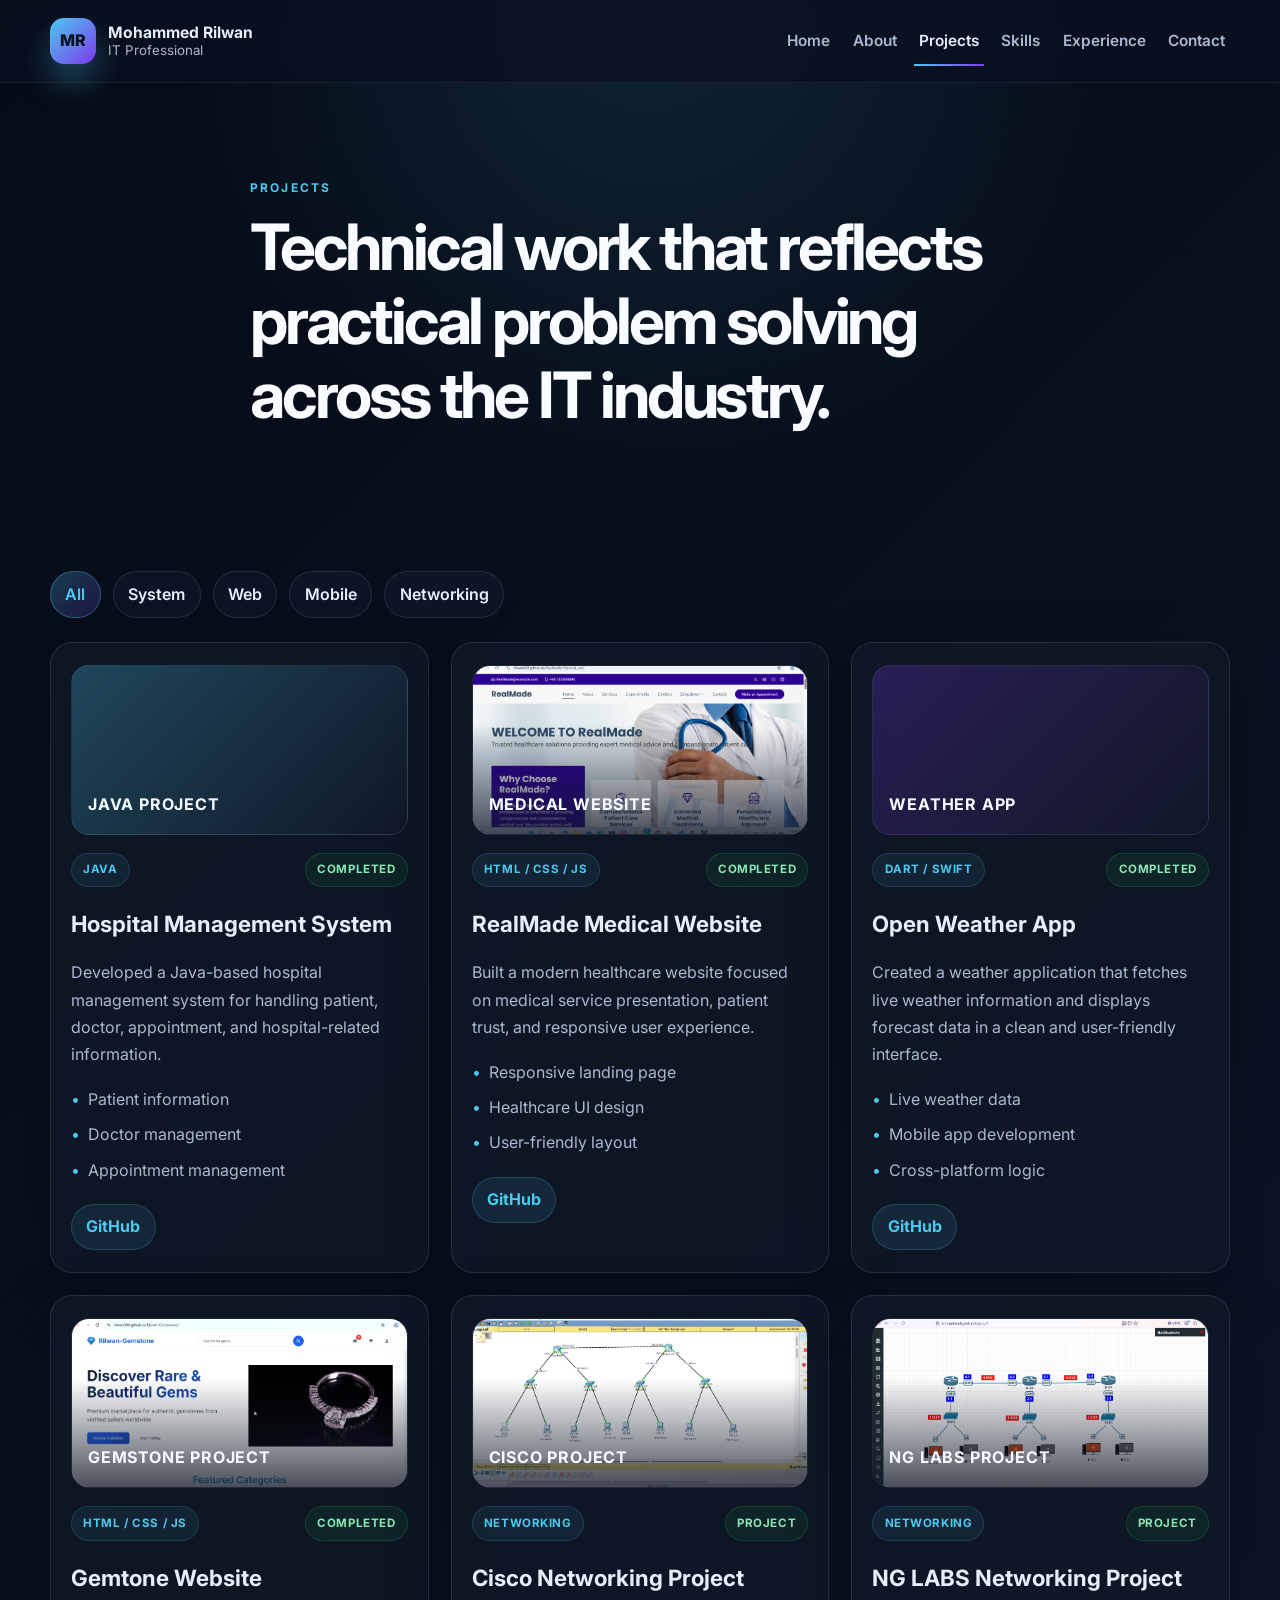
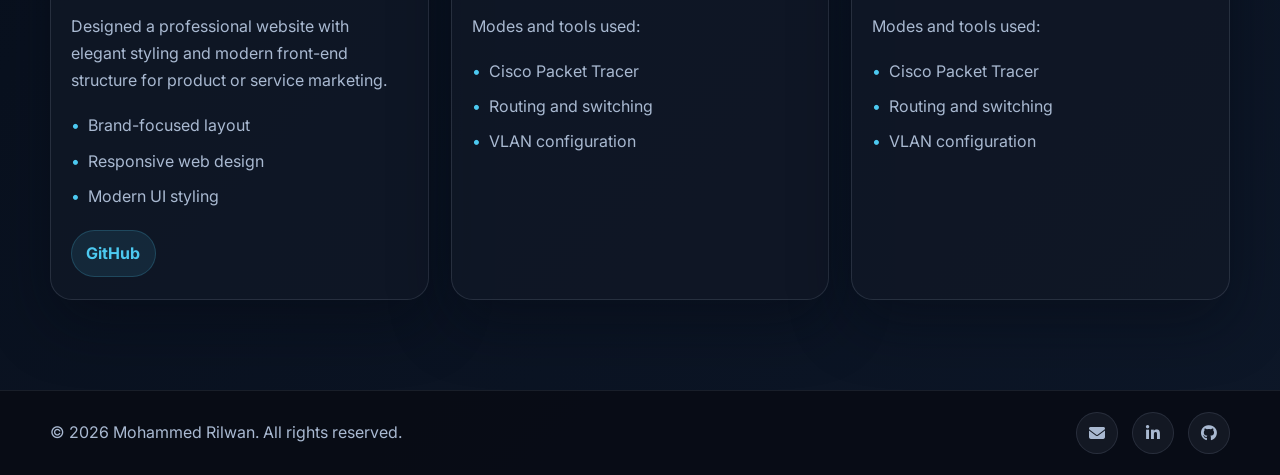
<file: projects.html>
<!DOCTYPE html>
<html lang="en">
  <head>
    <meta charset="UTF-8" />
    <meta name="viewport" content="width=device-width, initial-scale=1.0" />
    <title>Projects | Mohammed Rilwan</title>
    <meta
      name="description"
      content="Explore Mohammed Rilwan's software and technical projects focused on system organization, support workflows, and user-centered development."
    />
    <link rel="preconnect" href="https://fonts.googleapis.com" />
    <link rel="preconnect" href="https://fonts.gstatic.com" crossorigin />
    <link
      href="https://fonts.googleapis.com/css2?family=Inter:wght@400;500;600;700;800;900&display=swap"
      rel="stylesheet"
    />
    <link
      rel="stylesheet"
      href="https://cdnjs.cloudflare.com/ajax/libs/font-awesome/6.5.2/css/all.min.css"
      crossorigin="anonymous"
      referrerpolicy="no-referrer"
    />
    <link rel="stylesheet" href="css/style.css" />
    <link rel="stylesheet" href="css/responsive.css" />
    <link rel="stylesheet" href="css/animations.css" />
  </head>
  <body>
    <header class="site-header">
      <div class="container nav-wrap">
        <a href="index.html" class="brand" aria-label="Mohammed Rilwan home">
          <span class="brand-mark">MR</span>
          <span class="brand-text">
            <strong>Mohammed Rilwan</strong>
            <small>IT Professional</small>
          </span>
        </a>

        <button class="nav-toggle" aria-label="Open navigation" aria-expanded="false">
          <span></span>
          <span></span>
          <span></span>
        </button>

        <nav class="site-nav" aria-label="Main navigation">
          <a href="index.html">Home</a>
          <a href="about.html">About</a>
          <a href="projects.html" class="active">Projects</a>
          <a href="skills.html">Skills</a>
          <a href="experience.html">Experience</a>
          <a href="contact.html">Contact</a>
        </nav>
      </div>
    </header>

    <main>
      <section class="page-hero section-padding">
        <div class="container small-container reveal">
          <p class="eyebrow">Projects</p>
          <h1>Technical work that reflects practical problem solving across the IT industry.</h1>
        </div>
      </section>

      <section class="section-padding">
        <div class="container">
          <div class="project-filter reveal" aria-label="Project filters">
            <button class="filter-btn active" data-filter="all">All</button>
            <button class="filter-btn" data-filter="system">System</button>
            <button class="filter-btn" data-filter="web">Web</button>
            <button class="filter-btn" data-filter="mobile">Mobile</button>
            <button class="filter-btn" data-filter="networking">Networking</button>
          </div>

          <div class="project-grid project-grid-filter" id="projectGrid">
            <article class="project-card reveal" data-category="system">
              <div class="project-thumb system-thumb">
                <span>Java Project</span>
              </div>
              <div class="card-top">
                <span class="tag">Java</span>
                <span class="status">Completed</span>
              </div>
              <h3>Hospital Management System</h3>
              <p>Developed a Java-based hospital management system for handling patient, doctor, appointment, and hospital-related information.</p>
              <ul>
                <li>Patient information</li>
                <li>Doctor management</li>
                <li>Appointment management</li>
              </ul>
              <div class="project-links">
                <a href="https://github.com/rilwan000/Hospital-Appointment-system" target="_blank" rel="noreferrer">GitHub</a>
              </div>
            </article>

            <article class="project-card reveal" data-category="web">
              <div class="project-thumb realmade-thumb">
                <img src="assets/images/img5.png" alt="RealMade healthcare website homepage showing medical services and appointment navigation" />
                <span>Medical Website</span>
              </div>
              <div class="card-top">
                <span class="tag">HTML / CSS / JS</span>
                <span class="status">Completed</span>
              </div>
              <h3>RealMade Medical Website</h3>
              <p>Built a modern healthcare website focused on medical service presentation, patient trust, and responsive user experience.</p>
              <ul>
                <li>Responsive landing page</li>
                <li>Healthcare UI design</li>
                <li>User-friendly layout</li>
              </ul>
              <div class="project-links">
                <a href="https://github.com/rilwan000/RealMade-Madical_Lab" target="_blank" rel="noreferrer">GitHub</a>
              </div>
            </article>

            <article class="project-card reveal" data-category="mobile">
              <div class="project-thumb mobile-thumb">
                <span>Weather App</span>
              </div>
              <div class="card-top">
                <span class="tag">Dart / Swift</span>
                <span class="status">Completed</span>
              </div>
              <h3>Open Weather App</h3>
              <p>Created a weather application that fetches live weather information and displays forecast data in a clean and user-friendly interface.</p>
              <ul>
                <li>Live weather data</li>
                <li>Mobile app development</li>
                <li>Cross-platform logic</li>
              </ul>
              <div class="project-links">
                <a href="https://github.com/rilwan000/OpenweatherApp" target="_blank" rel="noreferrer">GitHub</a>
              </div>
            </article>

            <article class="project-card reveal" data-category="web">
              <div class="project-thumb gemstone-thumb">
                <img src="assets/images/video.gif" alt="Animated preview of the Rilwan Gemstone marketplace website" />
                <span>Gemstone Project</span>
              </div>
              <div class="card-top">
                <span class="tag">HTML / CSS / JS</span>
                <span class="status">Completed</span>
              </div>
              <h3>Gemtone Website</h3>
              <p>Designed a professional website with elegant styling and modern front-end structure for product or service marketing.</p>
              <ul>
                <li>Brand-focused layout</li>
                <li>Responsive web design</li>
                <li>Modern UI styling</li>
              </ul>
              <div class="project-links">
                <a href="https://github.com/rilwan000/Rilwan-Gemsstone" target="_blank" rel="noreferrer">GitHub</a>
              </div>
            </article>

            <article class="project-card reveal" data-category="networking">
              <div class="project-thumb cisco-thumb">
                <img src="assets/images/img3.jpeg.png" alt="Cisco Packet Tracer topology with two routers, four switches, and eight PCs" />
                <span>Cisco Project</span>
              </div>
              <div class="card-top">
                <span class="tag">Networking</span>
                <span class="status">Project</span>
              </div>
              <h3>Cisco Networking Project</h3>
              <p>Modes and tools used:</p>
              <ul>
                <li>Cisco Packet Tracer</li>
                <li>Routing and switching</li>
                <li>VLAN configuration</li>
              </ul>
            </article>

            <article class="project-card reveal" data-category="networking">
              <div class="project-thumb ng-labs-thumb">
                <img src="assets/images/img4.png" alt="NetworkGeek lab topology with three routers, three hubs, and six computers" />
                <span>NG LABS Project</span>
              </div>
              <div class="card-top">
                <span class="tag">Networking</span>
                <span class="status">Project</span>
              </div>
              <h3>NG LABS Networking Project</h3>
              <p>Modes and tools used:</p>
              <ul>
                <li>Cisco Packet Tracer</li>
                <li>Routing and switching</li>
                <li>VLAN configuration</li>
              </ul>
            </article>
          </div>
        </div>
      </section>
    </main>

    <footer class="site-footer">
      <div class="container footer-wrap">
        <p>© <span id="year"></span> Mohammed Rilwan. All rights reserved.</p>
        <div class="social-links">
          <a href="mailto:rilwanahamed873@gmail.com" aria-label="Email"><i class="fa-solid fa-envelope"></i></a>
          <a href="https://www.linkedin.com/in/mohamed-rilwan-5bb47534a" target="_blank" rel="noreferrer" aria-label="LinkedIn"><i class="fa-brands fa-linkedin-in"></i></a>
          <a href="https://github.com/rilwan000/rilwan000" target="_blank" rel="noreferrer" aria-label="GitHub"><i class="fa-brands fa-github"></i></a>
        </div>
      </div>
    </footer>

    <script src="js/main.js"></script>
    <script src="js/navigation.js"></script>
    <script src="js/projects.js"></script>
    <script src="js/animations.js"></script>
  </body>
</html>
</file>
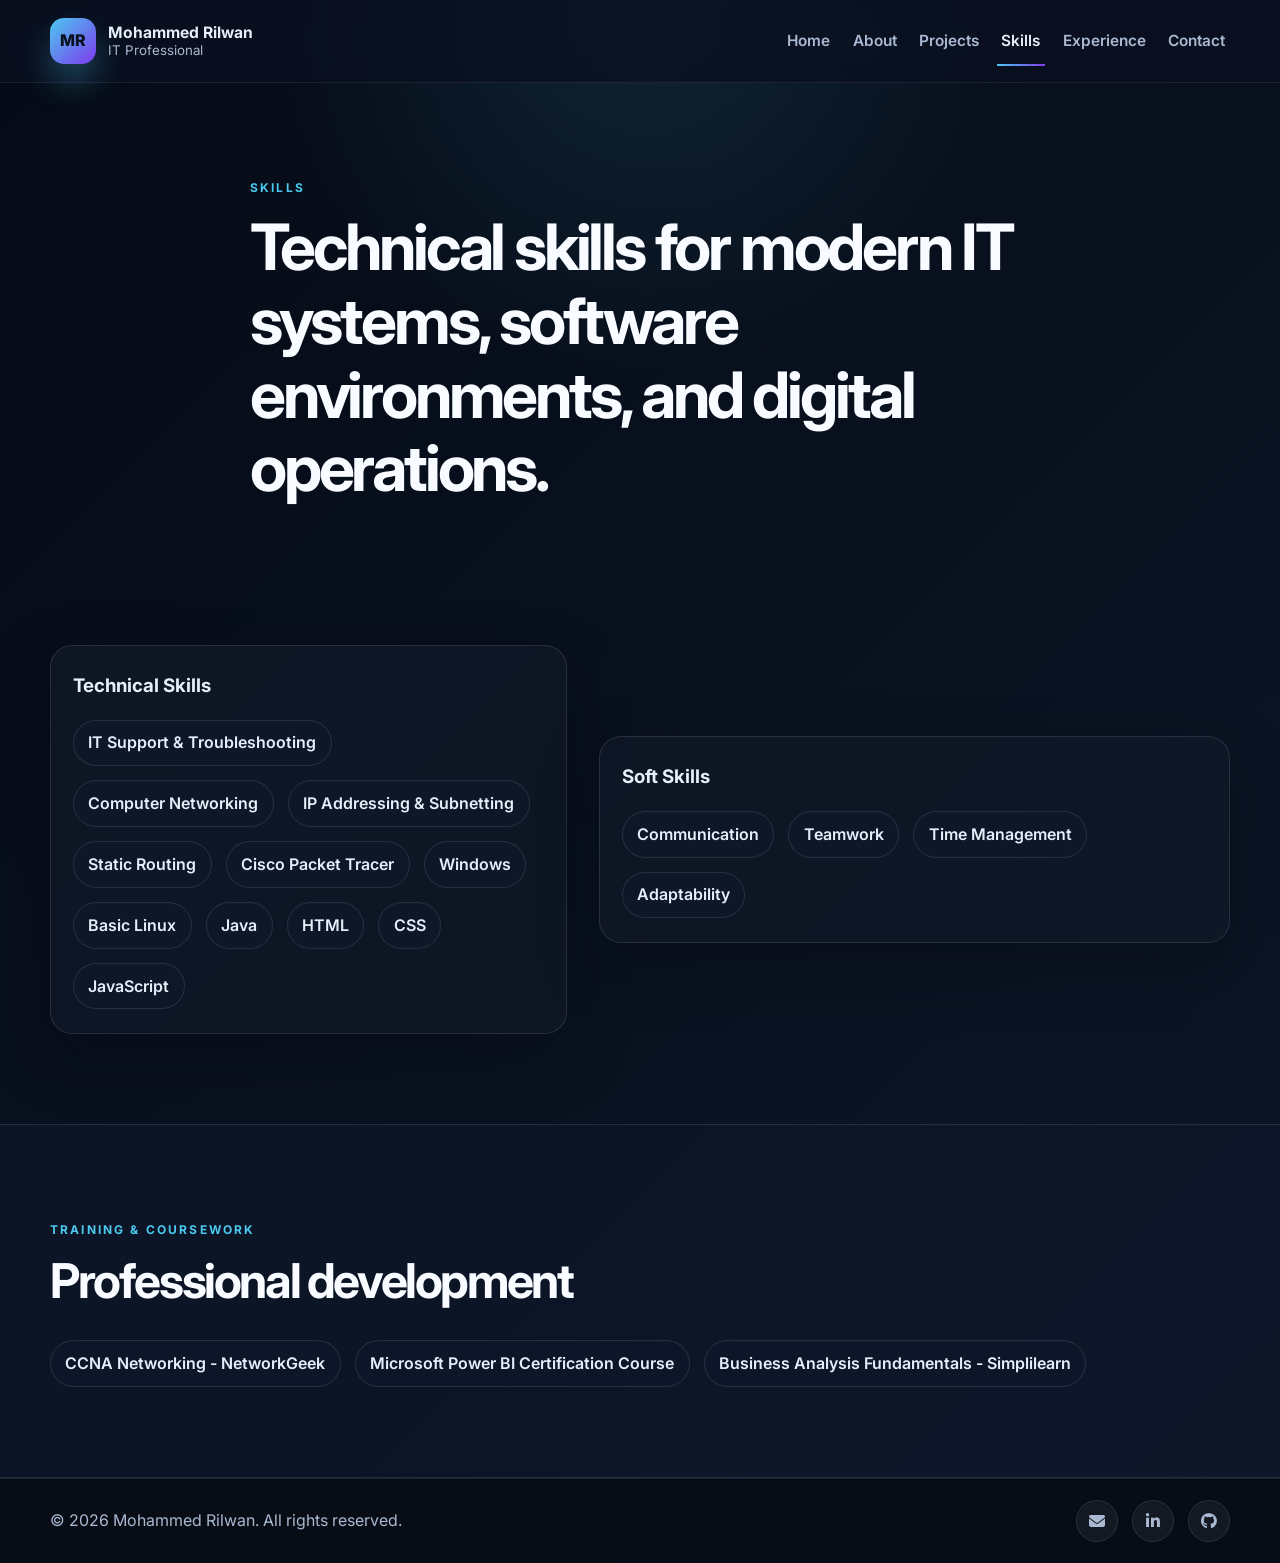
<file: skills.html>
<!DOCTYPE html>
<html lang="en">
  <head>
    <meta charset="UTF-8" />
    <meta name="viewport" content="width=device-width, initial-scale=1.0" />
    <title>Skills | Mohammed Rilwan</title>
    <meta
      name="description"
      content="View the technical and professional strengths of Mohammed Rilwan in IT support, troubleshooting, software engineering, and digital systems."
    />
    <link rel="preconnect" href="https://fonts.googleapis.com" />
    <link rel="preconnect" href="https://fonts.gstatic.com" crossorigin />
    <link
      href="https://fonts.googleapis.com/css2?family=Inter:wght@400;500;600;700;800;900&display=swap"
      rel="stylesheet"
    />
    <link
      rel="stylesheet"
      href="https://cdnjs.cloudflare.com/ajax/libs/font-awesome/6.5.2/css/all.min.css"
      crossorigin="anonymous"
      referrerpolicy="no-referrer"
    />
    <link rel="stylesheet" href="css/style.css" />
    <link rel="stylesheet" href="css/responsive.css" />
    <link rel="stylesheet" href="css/animations.css" />
  </head>
  <body>
    <header class="site-header">
      <div class="container nav-wrap">
        <a href="index.html" class="brand" aria-label="Mohammed Rilwan home">
          <span class="brand-mark">MR</span>
          <span class="brand-text">
            <strong>Mohammed Rilwan</strong>
            <small>IT Professional</small>
          </span>
        </a>

        <button class="nav-toggle" aria-label="Open navigation" aria-expanded="false">
          <span></span>
          <span></span>
          <span></span>
        </button>

        <nav class="site-nav" aria-label="Main navigation">
          <a href="index.html">Home</a>
          <a href="about.html">About</a>
          <a href="projects.html">Projects</a>
          <a href="skills.html" class="active">Skills</a>
          <a href="experience.html">Experience</a>
          <a href="contact.html">Contact</a>
        </nav>
      </div>
    </header>

    <main>
      <section class="page-hero section-padding">
        <div class="container small-container reveal">
          <p class="eyebrow">Skills</p>
          <h1>Technical skills for modern IT systems, software environments, and digital operations.</h1>
        </div>
      </section>

      <section class="section-padding">
        <div class="container">
          <div class="skills-layout">
            <div class="skills-panel reveal">
              <h3>Technical Skills</h3>
              <div class="skill-tags">
                <span>IT Support & Troubleshooting</span>
                <span>Computer Networking</span>
                <span>IP Addressing & Subnetting</span>
                <span>Static Routing</span>
                <span>Cisco Packet Tracer</span>
                <span>Windows</span>
                <span>Basic Linux</span>
                <span>Java</span>
                <span>HTML</span>
                <span>CSS</span>
                <span>JavaScript</span>
              </div>
            </div>

            <div class="skills-panel reveal">
              <h3>Soft Skills</h3>
              <div class="skill-tags">
                <span>Communication</span>
                <span>Teamwork</span>
                <span>Time Management</span>
                <span>Adaptability</span>
              </div>
            </div>
          </div>
        </div>
      </section>

      <section class="section-padding alt-bg">
        <div class="container">
          <div class="section-heading reveal">
            <p class="eyebrow">Training & Coursework</p>
            <h2>Professional development</h2>
          </div>

          <div class="skill-tags reveal">
            <span>CCNA Networking - NetworkGeek</span>
            <span>Microsoft Power BI Certification Course</span>
            <span>Business Analysis Fundamentals - Simplilearn</span>
          </div>
        </div>
      </section>
    </main>

    <footer class="site-footer">
      <div class="container footer-wrap">
        <p>© <span id="year"></span> Mohammed Rilwan. All rights reserved.</p>
        <div class="social-links">
          <a href="mailto:rilwanahamed873@gmail.com" aria-label="Email"><i class="fa-solid fa-envelope"></i></a>
          <a href="https://www.linkedin.com/in/mohamed-rilwan-5bb47534a" target="_blank" rel="noreferrer" aria-label="LinkedIn"><i class="fa-brands fa-linkedin-in"></i></a>
          <a href="https://github.com/rilwan000/rilwan000" target="_blank" rel="noreferrer" aria-label="GitHub"><i class="fa-brands fa-github"></i></a>
        </div>
      </div>
    </footer>

    <script src="js/main.js"></script>
    <script src="js/navigation.js"></script>
    <script src="js/skills.js"></script>
    <script src="js/animations.js"></script>
  </body>
</html>
</file>
<file: css/style.css>
:root {
  --bg: #0b1020;
  --bg-soft: #121b2d;
  --panel: rgba(17, 24, 39, 0.78);
  --panel-strong: #0f172a;
  --card: #111827;
  --card-alt: #0d1728;
  --primary: #4cc9f0;
  --primary-strong: #3da8d9;
  --secondary: #7c3aed;
  --accent: #22c55e;
  --text: #e5eefb;
  --muted: #a9b9d1;
  --line: rgba(148, 163, 184, 0.18);
  --shadow: 0 24px 60px rgba(5, 10, 20, 0.42);
  --radius: 22px;
  --radius-soft: 16px;
  --container: 1180px;
}

* {
  box-sizing: border-box;
}

html {
  scroll-behavior: smooth;
}

body {
  margin: 0;
  font-family: "Inter", sans-serif;
  background:
    radial-gradient(circle at top, rgba(76, 201, 240, 0.12), transparent 22%),
    linear-gradient(135deg, #050b16 0%, #0d1728 100%);
  color: var(--text);
  line-height: 1.7;
}

img {
  max-width: 100%;
  display: block;
}

a {
  color: inherit;
  text-decoration: none;
}

button,
input,
textarea {
  font: inherit;
}

.page-shell {
  min-height: 100vh;
}

.container {
  width: min(var(--container), calc(100% - 2rem));
  margin: 0 auto;
}

.section-padding {
  padding: 90px 0;
}

.alt-bg {
  background: rgba(15, 23, 42, 0.66);
  border-top: 1px solid var(--line);
  border-bottom: 1px solid var(--line);
}

.eyebrow {
  display: inline-block;
  margin: 0 0 12px;
  font-size: 0.75rem;
  letter-spacing: 0.18em;
  text-transform: uppercase;
  color: var(--primary);
  font-weight: 700;
}

.section-heading {
  margin-bottom: 32px;
}

.section-heading h2,
.page-hero h1,
.hero-copy h1 {
  margin: 0;
  color: #f8fbff;
  line-height: 1.15;
  letter-spacing: -0.05em;
}

.section-heading h2 {
  font-size: clamp(2rem, 4vw, 3rem);
}

.site-header {
  position: sticky;
  top: 0;
  z-index: 40;
  backdrop-filter: blur(12px);
  background: rgba(11, 16, 32, 0.72);
  border-bottom: 1px solid rgba(148, 163, 184, 0.12);
}

.nav-wrap {
  display: flex;
  align-items: center;
  justify-content: space-between;
  min-height: 82px;
  gap: 20px;
}

.brand {
  display: inline-flex;
  align-items: center;
  gap: 12px;
  min-width: 220px;
}

.brand-mark {
  display: inline-flex;
  align-items: center;
  justify-content: center;
  width: 46px;
  height: 46px;
  border-radius: 14px;
  background: linear-gradient(135deg, var(--primary), var(--secondary));
  color: #08121f;
  font-weight: 800;
  box-shadow: 0 18px 32px rgba(76, 201, 240, 0.3);
}

.brand-text {
  display: flex;
  flex-direction: column;
  line-height: 1.2;
}

.brand-text strong {
  font-size: 0.98rem;
}

.brand-text small {
  color: var(--muted);
}

.site-nav {
  display: flex;
  align-items: center;
  gap: clamp(0.6rem, 1vw, 1.4rem);
  flex-wrap: wrap;
}

.site-nav a {
  position: relative;
  font-size: 0.96rem;
  font-weight: 600;
  color: var(--muted);
  padding: 0.6rem 0.3rem;
  transition: color 0.25s ease;
}

.site-nav a::after {
  content: "";
  position: absolute;
  left: 0;
  bottom: -2px;
  width: 100%;
  height: 2px;
  background: linear-gradient(90deg, var(--primary), var(--secondary));
  transform: scaleX(0);
  transform-origin: center;
  transition: transform 0.25s ease;
}

.site-nav a:hover,
.site-nav a.active {
  color: var(--text);
}

.site-nav a:hover::after,
.site-nav a.active::after {
  transform: scaleX(1);
}

.nav-toggle {
  display: none;
  flex-direction: column;
  gap: 5px;
  border: 0;
  background: transparent;
  padding: 0.3rem;
  cursor: pointer;
}

.nav-toggle span {
  width: 28px;
  height: 2px;
  background: var(--text);
  border-radius: 100px;
}

.hero {
  padding-top: 88px;
  padding-bottom: 72px;
}

.hero-grid {
  display: grid;
  grid-template-columns: 1.2fr 0.8fr;
  align-items: center;
  gap: 36px;
}

.hero-copy h1 {
  font-size: clamp(2.7rem, 5vw, 5rem);
  max-width: 620px;
}

.lead {
  margin-top: 18px;
  color: var(--muted);
  font-size: clamp(1rem, 1.2vw, 1.1rem);
  max-width: 620px;
}

.hero-actions {
  display: flex;
  flex-wrap: wrap;
  gap: 16px;
  margin-top: 30px;
}

.btn {
  display: inline-flex;
  align-items: center;
  justify-content: center;
  min-height: 52px;
  padding: 0.9rem 1.5rem;
  border-radius: 14px;
  border: 1px solid transparent;
  font-weight: 700;
  transition: transform 0.2s ease, box-shadow 0.2s ease, border-color 0.2s ease;
}

.btn:hover {
  transform: translateY(-2px);
}

.btn-primary {
  background: linear-gradient(135deg, var(--primary), var(--primary-strong));
  color: #04121f;
  box-shadow: 0 16px 32px rgba(76, 201, 240, 0.25);
}

.btn-secondary {
  background: transparent;
  border-color: rgba(148, 163, 184, 0.28);
  color: var(--text);
}

.nav-cta {
  white-space: nowrap;
  min-height: 42px;
  padding: 0.75rem 1.1rem;
  font-size: 0.9rem;
}

.hero-meta {
  list-style: none;
  display: flex;
  flex-wrap: wrap;
  gap: 18px 24px;
  margin: 28px 0 0;
  padding: 0;
  color: var(--muted);
  font-size: 0.96rem;
}

.hero-meta li {
  display: flex;
  align-items: center;
  gap: 10px;
}

.hero-meta i {
  color: var(--primary);
}

.hero-visual {
  display: flex;
  justify-content: center;
}

.profile-card {
  position: relative;
  width: min(100%, 430px);
  padding: 32px 24px 24px;
  border: 1px solid rgba(148, 163, 184, 0.12);
  border-radius: 28px;
  background: linear-gradient(180deg, rgba(15, 23, 42, 0.92), rgba(17, 24, 39, 0.75));
  box-shadow: var(--shadow);
  overflow: hidden;
}

.profile-glow {
  position: absolute;
  inset: auto auto 20px -60px;
  width: 220px;
  height: 220px;
  border-radius: 50%;
  background: radial-gradient(circle, rgba(76, 201, 240, 0.24), transparent 68%);
}

.profile-badge {
  position: relative;
  display: inline-flex;
  align-items: center;
  padding: 0.45rem 0.8rem;
  border-radius: 999px;
  background: rgba(34, 197, 94, 0.12);
  border: 1px solid rgba(34, 197, 94, 0.32);
  color: #8be7b2;
  font-size: 0.75rem;
  font-weight: 700;
  letter-spacing: 0.08em;
  text-transform: uppercase;
}

.avatar-wrap {
  position: relative;
  display: flex;
  justify-content: center;
  margin-top: 24px;
}

.avatar-wrap {
  display: flex;
  justify-content: center;
  margin-top: 24px;
}

.profile-image {
  width: min(100%, 300px);
  height: auto;
  border-radius: 28px;
  border: 1px solid rgba(148, 163, 184, 0.2);
  background: linear-gradient(180deg, rgba(17, 24, 39, 0.9), rgba(15, 23, 42, 0.7));
  box-shadow: 0 18px 38px rgba(76, 201, 240, 0.22);
  object-fit: cover;
}

.avatar-circle {
  position: relative;
  width: 180px;
  height: 180px;
  border-radius: 50%;
  display: grid;
  place-items: center;
  font-size: 3.3rem;
  font-weight: 800;
  background: linear-gradient(135deg, rgba(76, 201, 240, 0.9), rgba(124, 58, 237, 0.8));
  color: #081828;
  box-shadow: 0 18px 38px rgba(76, 201, 240, 0.4);
}

.profile-summary {
  position: relative;
  margin-top: 22px;
  text-align: center;
}

.profile-summary h3 {
  margin: 0 0 10px;
  font-size: 1.7rem;
}

.profile-summary p {
  margin: 0;
  color: var(--muted);
}

.pulse-stats {
  position: relative;
  margin-top: 22px;
  display: grid;
  grid-template-columns: repeat(2, minmax(0, 1fr));
  gap: 12px;
}

.pulse-stats div {
  padding: 14px 12px;
  border: 1px solid var(--line);
  border-radius: 16px;
  background: rgba(148, 163, 184, 0.04);
  text-align: center;
}

.pulse-stats strong {
  display: block;
  font-size: 1.6rem;
  color: var(--primary);
}

.pulse-stats span {
  display: block;
  color: var(--muted);
  font-size: 0.8rem;
}

.stats-strip {
  display: grid;
  grid-template-columns: repeat(3, minmax(0, 1fr));
  gap: 20px;
  margin-top: -12px;
}

.stat-card {
  padding: 24px 20px;
  border: 1px solid var(--line);
  border-radius: var(--radius-soft);
  background: rgba(17, 24, 39, 0.76);
  box-shadow: var(--shadow);
}

.stat-card strong {
  display: block;
  margin-bottom: 8px;
  font-size: 1.08rem;
  color: #f4f9ff;
}

.stat-card span {
  color: var(--muted);
}

.feature-grid,
.project-grid,
.mini-grid {
  display: grid;
  gap: 22px;
}

.feature-grid {
  grid-template-columns: repeat(3, minmax(0, 1fr));
}

.feature-card,
.project-card,
.mini-card,
.skills-panel,
.contact-form-wrap,
.contact-details,
.portrait-card {
  position: relative;
  background: rgba(17, 24, 39, 0.82);
  border: 1px solid var(--line);
  border-radius: var(--radius);
  box-shadow: var(--shadow);
}

.feature-card {
  padding: 28px 22px;
}

.icon-badge {
  display: inline-flex;
  align-items: center;
  justify-content: center;
  width: 52px;
  height: 52px;
  border-radius: 16px;
  background: linear-gradient(135deg, rgba(76, 201, 240, 0.18), rgba(124, 58, 237, 0.18));
  border: 1px solid rgba(76, 201, 240, 0.2);
  color: var(--primary);
  font-size: 1.2rem;
}

.feature-card h3 {
  margin: 18px 0 8px;
  font-size: 1.35rem;
}

.feature-card p,
.project-card p,
.about-content p,
.timeline-content p,
.contact-item p,
.contact-item a,
.contact-form label span,
.contact-form input,
.contact-form textarea {
  color: var(--muted);
}

.pill-grid {
  display: flex;
  flex-wrap: wrap;
  gap: 14px;
}

.pill-grid span,
.skill-tags span,
.filter-btn {
  display: inline-flex;
  align-items: center;
  justify-content: center;
  min-height: 42px;
  padding: 0.55rem 0.9rem;
  border-radius: 999px;
  border: 1px solid rgba(148, 163, 184, 0.18);
  background: rgba(15, 23, 42, 0.7);
  color: var(--text);
  font-weight: 600;
}

.project-grid {
  grid-template-columns: repeat(3, minmax(0, 1fr));
}

.project-card {
  padding: 22px 20px;
}

.cert-grid {
  display: grid;
  grid-template-columns: repeat(3, minmax(0, 1fr));
  gap: 22px;
}

.cert-card {
  overflow: hidden;
  border: 1px solid var(--line);
  border-radius: var(--radius);
  background: rgba(17, 24, 39, 0.82);
  box-shadow: var(--shadow);
}

.cert-thumb {
  height: 220px;
  display: flex;
  align-items: flex-end;
  justify-content: flex-start;
  padding: 18px;
  border-bottom: 1px solid rgba(148, 163, 184, 0.16);
  color: #f4fbff;
  font-weight: 800;
  letter-spacing: 0.08em;
  text-transform: uppercase;
  background-size: cover;
  background-position: center;
}

.cert-powerbi {
  background: linear-gradient(135deg, rgba(17, 24, 39, 0.28), rgba(17, 24, 39, 0.88)), url('https://images.unsplash.com/photo-1551288049-bebda4e38f71?auto=format&fit=crop&w=900&q=80') center/cover no-repeat;
}

.cert-business-analysis {
  background: linear-gradient(135deg, rgba(29, 78, 216, 0.22), rgba(17, 24, 39, 0.88)), url('https://images.unsplash.com/photo-1522202176988-66273c2fd55f?auto=format&fit=crop&w=900&q=80') center/cover no-repeat;
}

.cert-ccna {
  background: linear-gradient(135deg, rgba(76, 201, 240, 0.24), rgba(17, 24, 39, 0.88)), url('https://images.unsplash.com/photo-1516321165247-4aa89a48be28?auto=format&fit=crop&w=900&q=80') center/cover no-repeat;
}

.cert-content {
  padding: 20px 20px 22px;
}

.cert-meta {
  display: flex;
  align-items: center;
  justify-content: space-between;
  gap: 10px;
  margin-bottom: 12px;
}

.cert-provider,
.cert-status {
  display: inline-flex;
  align-items: center;
  justify-content: center;
  min-height: 28px;
  padding: 0.28rem 0.65rem;
  border-radius: 999px;
  border: 1px solid rgba(148, 163, 184, 0.16);
  font-size: 0.68rem;
  font-weight: 700;
  letter-spacing: 0.05em;
  text-transform: uppercase;
}

.cert-provider {
  background: rgba(76, 201, 240, 0.08);
  color: var(--primary);
}

.cert-status {
  background: rgba(34, 197, 94, 0.08);
  color: #8be7b2;
}

.cert-card h3 {
  margin: 0 0 10px;
  font-size: 1.45rem;
}

.cert-card p {
  margin: 0;
  color: var(--muted);
}

.cert-link {
  display: inline-flex;
  align-items: center;
  justify-content: center;
  min-height: 40px;
  margin-top: 18px;
  padding: 0.55rem 0.9rem;
  border-radius: 999px;
  background: rgba(76, 201, 240, 0.1);
  border: 1px solid rgba(76, 201, 240, 0.2);
  color: var(--primary);
  font-weight: 700;
  transition: all 0.2s ease;
}

.cert-link:hover {
  background: rgba(76, 201, 240, 0.18);
  transform: translateY(-1px);
}

.project-thumb {
  position: relative;
  height: 170px;
  border-radius: 18px;
  margin-bottom: 18px;
  border: 1px solid rgba(148, 163, 184, 0.14);
  background-size: cover;
  background-position: center;
  display: flex;
  align-items: end;
  justify-content: flex-start;
  padding: 16px;
  overflow: hidden;
  color: #f4fbff;
  font-weight: 700;
  letter-spacing: 0.05em;
  text-transform: uppercase;
}

.cisco-thumb::before,
.ng-labs-thumb::before,
.realmade-thumb::before,
.gemstone-thumb::before {
  content: "";
  position: absolute;
  inset: 0;
  background: linear-gradient(0deg, rgba(17, 24, 39, 0.76), transparent 65%);
  z-index: 1;
}

.cisco-thumb img,
.ng-labs-thumb img,
.realmade-thumb img,
.gemstone-thumb img {
  position: absolute;
  inset: 0;
  width: 100%;
  height: 100%;
  object-fit: cover;
}

.cisco-thumb span,
.ng-labs-thumb span,
.realmade-thumb span,
.gemstone-thumb span {
  position: relative;
  z-index: 2;
}

.system-thumb {
  background: linear-gradient(135deg, rgba(76, 201, 240, 0.28), rgba(17, 24, 39, 0.85)), url('https://images.unsplash.com/photo-1584515933487-779824d29309?auto=format&fit=crop&w=900&q=80') center/cover no-repeat;
}

.web-thumb {
  background: linear-gradient(135deg, rgba(34, 197, 94, 0.2), rgba(17, 24, 39, 0.88)), url('https://images.unsplash.com/photo-1576091160550-2173dba999ef?auto=format&fit=crop&w=900&q=80') center/cover no-repeat;
}

.mobile-thumb {
  background: linear-gradient(135deg, rgba(124, 58, 237, 0.25), rgba(17, 24, 39, 0.88)), url('https://images.unsplash.com/photo-1512941937669-90a1b58e7e9c?auto=format&fit=crop&w=900&q=80') center/cover no-repeat;
}

.brand-thumb {
  background: linear-gradient(135deg, rgba(76, 201, 240, 0.25), rgba(17, 24, 39, 0.9)), url('https://images.unsplash.com/photo-1460925895917-afdab827c52f?auto=format&fit=crop&w=900&q=80') center/cover no-repeat;
}

.project-links {
  margin-top: 20px;
}

.project-links a {
  display: inline-flex;
  align-items: center;
  justify-content: center;
  min-height: 38px;
  padding: 0.55rem 0.9rem;
  border-radius: 999px;
  background: rgba(76, 201, 240, 0.1);
  border: 1px solid rgba(76, 201, 240, 0.2);
  color: var(--primary);
  font-weight: 700;
  transition: all 0.2s ease;
}

.project-links a:hover {
  background: rgba(76, 201, 240, 0.18);
  transform: translateY(-1px);
}

.card-top {
  display: flex;
  align-items: center;
  justify-content: space-between;
  gap: 12px;
  margin-bottom: 18px;
}

.tag,
.status {
  display: inline-flex;
  align-items: center;
  justify-content: center;
  min-height: 32px;
  border-radius: 999px;
  padding: 0.4rem 0.7rem;
  font-size: 0.72rem;
  font-weight: 700;
  letter-spacing: 0.05em;
  text-transform: uppercase;
}

.tag {
  background: rgba(76, 201, 240, 0.08);
  color: var(--primary);
  border: 1px solid rgba(76, 201, 240, 0.16);
}

.status {
  background: rgba(34, 197, 94, 0.08);
  color: #8be7b2;
  border: 1px solid rgba(34, 197, 94, 0.2);
}

.project-card h3 {
  margin: 0 0 12px;
  font-size: 1.4rem;
}

.project-card ul {
  list-style: none;
  padding: 0;
  margin: 18px 0 0;
  display: grid;
  gap: 8px;
  color: var(--muted);
}

.project-card li::before {
  content: "•";
  color: var(--primary);
  margin-right: 8px;
}

.cta-banner {
  display: flex;
  align-items: center;
  justify-content: space-between;
  gap: 24px;
  padding: 30px 28px;
  border: 1px solid var(--line);
  border-radius: var(--radius);
  background: linear-gradient(135deg, rgba(76, 201, 240, 0.12), rgba(124, 58, 237, 0.08));
}

.cta-banner h2 {
  margin: 0;
  font-size: clamp(1.8rem, 3vw, 2.7rem);
}

.site-footer {
  border-top: 1px solid rgba(148, 163, 184, 0.12);
  background: rgba(8, 12, 20, 0.9);
}

.footer-wrap {
  display: flex;
  align-items: center;
  justify-content: space-between;
  gap: 20px;
  min-height: 84px;
  color: var(--muted);
}

.social-links {
  display: inline-flex;
  align-items: center;
  gap: 14px;
}

.social-links a {
  display: inline-flex;
  align-items: center;
  justify-content: center;
  width: 42px;
  height: 42px;
  border-radius: 50%;
  background: rgba(148, 163, 184, 0.08);
  border: 1px solid rgba(148, 163, 184, 0.16);
}

.page-hero {
  padding-top: 90px;
  padding-bottom: 50px;
}

.small-container {
  width: min(780px, calc(100% - 2rem));
}

.page-hero h1 {
  font-size: clamp(2.2rem, 5vw, 4rem);
}

.split-layout,
.contact-layout,
.skills-layout {
  display: grid;
  grid-template-columns: 0.9fr 1.1fr;
  gap: 32px;
  align-items: center;
}

.about-visual {
  display: flex;
  justify-content: center;
}

.portrait-card {
  position: relative;
  width: min(100%, 440px);
  min-height: 440px;
  display: grid;
  place-items: center;
  background: linear-gradient(180deg, rgba(17, 24, 39, 0.85), rgba(13, 23, 40, 0.78));
  overflow: hidden;
}

.portrait-ring {
  position: absolute;
  width: 360px;
  height: 360px;
  border-radius: 50%;
  border: 1px solid rgba(76, 201, 240, 0.3);
  background: radial-gradient(circle, rgba(76, 201, 240, 0.12), transparent 68%);
  box-shadow: inset 0 0 40px rgba(124, 58, 237, 0.12);
}

.portrait-core {
  position: relative;
  width: 220px;
  height: 220px;
  border-radius: 50%;
  display: grid;
  place-items: center;
  background: linear-gradient(135deg, rgba(76, 201, 240, 0.9), rgba(124, 58, 237, 0.8));
  color: #061b2d;
  font-size: 4rem;
  font-weight: 800;
  box-shadow: 0 26px 54px rgba(76, 201, 240, 0.25);
}

.about-content {
  display: grid;
  gap: 18px;
}

.about-content p {
  margin: 0;
  font-size: 1.04rem;
}

.mini-grid {
  grid-template-columns: repeat(3, minmax(0, 1fr));
}

.mini-card {
  padding: 22px 20px;
  display: grid;
  gap: 12px;
}

.mini-card strong {
  color: #eef8ff;
  font-size: 1.05rem;
}

.mini-card span {
  color: var(--muted);
}

.project-filter {
  display: flex;
  flex-wrap: wrap;
  gap: 12px;
  margin-bottom: 24px;
}

.filter-btn {
  cursor: pointer;
  transition: all 0.2s ease;
}

.filter-btn.active {
  background: linear-gradient(135deg, rgba(76, 201, 240, 0.24), rgba(124, 58, 237, 0.2));
  border-color: rgba(76, 201, 240, 0.32);
  color: var(--primary);
}

.project-card.hidden {
  display: none;
}

.skills-panel {
  padding: 24px 22px;
}

.skills-panel h3 {
  margin: 0 0 18px;
}

.skill-group {
  display: grid;
  gap: 18px;
}

.skill-item {
  display: grid;
  gap: 8px;
}

.skill-label {
  display: flex;
  justify-content: space-between;
  gap: 12px;
  font-size: 0.97rem;
  color: var(--muted);
}

.skill-value {
  min-width: 42px;
  text-align: right;
  color: var(--primary);
  font-weight: 700;
}

.skill-bar {
  position: relative;
  width: 100%;
  height: 12px;
  border-radius: 999px;
  background: rgba(148, 163, 184, 0.12);
  overflow: hidden;
}

.skill-bar span {
  position: absolute;
  inset: 0 auto 0 0;
  border-radius: inherit;
  background: linear-gradient(90deg, var(--primary), var(--secondary));
}

.skill-tags {
  display: flex;
  flex-wrap: wrap;
  gap: 14px;
}

.timeline-wrap {
  width: min(980px, calc(100% - 2rem));
  margin: 0 auto;
}

.timeline {
  position: relative;
  display: grid;
  gap: 24px;
}

.timeline::before {
  content: "";
  position: absolute;
  left: 16px;
  top: 0;
  bottom: 0;
  width: 2px;
  background: rgba(148, 163, 184, 0.18);
}

.timeline-item {
  position: relative;
  display: grid;
  grid-template-columns: 40px 1fr;
  gap: 18px;
  align-items: start;
}

.timeline-dot {
  position: relative;
  width: 18px;
  height: 18px;
  margin-top: 12px;
  border-radius: 50%;
  background: linear-gradient(135deg, var(--primary), var(--secondary));
  box-shadow: 0 0 0 6px rgba(76, 201, 240, 0.09);
  z-index: 1;
}

.timeline-content {
  padding: 18px 20px;
  border: 1px solid var(--line);
  border-radius: 18px;
  background: rgba(17, 24, 39, 0.8);
}

.timeline-date {
  display: inline-block;
  font-size: 0.76rem;
  letter-spacing: 0.12em;
  text-transform: uppercase;
  color: var(--primary);
  font-weight: 700;
  margin-bottom: 8px;
}

.timeline-content h3 {
  margin: 0 0 10px;
  font-size: 1.35rem;
}

.contact-layout {
  display: grid;
  grid-template-columns: 0.9fr 1.1fr;
  align-items: start;
}

.contact-details {
  padding: 24px 22px;
}

.contact-details h3 {
  margin: 0 0 18px;
  font-size: 1.7rem;
}

.contact-item {
  display: flex;
  gap: 16px;
  padding: 14px 0;
  border-bottom: 1px solid rgba(148, 163, 184, 0.08);
}

.contact-item:last-child {
  border-bottom: 0;
}

.contact-item .icon-badge {
  width: 46px;
  height: 46px;
  border-radius: 12px;
}

.contact-item span {
  display: block;
  color: #edf7ff;
  font-weight: 600;
}

.contact-item a,
.contact-item p {
  margin: 4px 0 0;
}

.contact-form-wrap {
  padding: 22px;
}

.contact-form {
  display: grid;
  gap: 18px;
}

.field-row {
  display: grid;
  grid-template-columns: repeat(2, minmax(0, 1fr));
  gap: 18px;
}

.contact-form label {
  display: grid;
  gap: 10px;
  color: #edf7ff;
  font-weight: 600;
}

.contact-form input,
.contact-form textarea {
  width: 100%;
  padding: 0.9rem 1rem;
  border-radius: 12px;
  border: 1px solid rgba(148, 163, 184, 0.18);
  background: rgba(15, 23, 42, 0.8);
  color: var(--text);
  resize: vertical;
}

.contact-form input:focus,
.contact-form textarea:focus {
  outline: 2px solid rgba(76, 201, 240, 0.22);
  border-color: rgba(76, 201, 240, 0.4);
}

.form-success {
  color: #8be7b2;
  font-weight: 600;
}

@media (max-width: 980px) {
  .hero-grid,
  .split-layout,
  .contact-layout,
  .skills-layout,
  .feature-grid,
  .project-grid,
  .mini-grid,
  .cert-grid {
    grid-template-columns: 1fr;
  }

  .project-grid {
    grid-template-columns: repeat(2, minmax(0, 1fr));
  }
}

@media (max-width: 760px) {
  .nav-toggle {
    display: flex;
  }

  .site-nav {
    position: absolute;
    top: 82px;
    left: 1rem;
    right: 1rem;
    display: none;
    flex-direction: column;
    align-items: flex-start;
    padding: 1rem;
    background: rgba(11, 16, 32, 0.96);
    border: 1px solid rgba(148, 163, 184, 0.12);
    border-radius: 18px;
    box-shadow: var(--shadow);
  }

  .site-nav.open {
    display: flex;
  }

  .field-row {
    grid-template-columns: 1fr;
  }

  .project-grid {
    grid-template-columns: 1fr;
  }

  .hero {
    padding-top: 64px;
  }

  .section-padding {
    padding: 72px 0;
  }

  .cta-banner,
  .footer-wrap {
    flex-direction: column;
    align-items: flex-start;
  }
}
</file>
<file: css/responsive.css>
/* Additional responsive tuning for portfolio layout */

@media (max-width: 640px) {
  .brand-text small {
    display: none;
  }

  .brand {
    min-width: auto;
  }

  .hero-copy h1 {
    font-size: clamp(2.2rem, 8vw, 3.2rem);
  }

  .section-heading h2 {
    font-size: clamp(1.8rem, 7vw, 2.5rem);
  }

  .page-hero h1 {
    font-size: clamp(2rem, 8vw, 3rem);
  }

  .profile-card {
    padding: 24px 18px 18px;
  }

  .avatar-circle {
    width: 150px;
    height: 150px;
    font-size: 2.6rem;
  }

  .hero-actions,
  .hero-meta {
    flex-direction: column;
    align-items: flex-start;
  }

  .btn {
    width: 100%;
  }
}
</file>
<file: css/animations.css>
@keyframes fadeUp {
  from {
    opacity: 0;
    transform: translateY(16px);
  }
  to {
    opacity: 1;
    transform: translateY(0);
  }
}

.reveal {
  opacity: 0;
  transform: translateY(18px);
  transition: opacity 0.6s ease, transform 0.6s ease;
}

.reveal.visible {
  opacity: 1;
  transform: translateY(0);
}

@media (prefers-reduced-motion: reduce) {
  html {
    scroll-behavior: auto;
  }

  .reveal {
    opacity: 1;
    transform: none;
    transition: none;
  }
}
</file>
